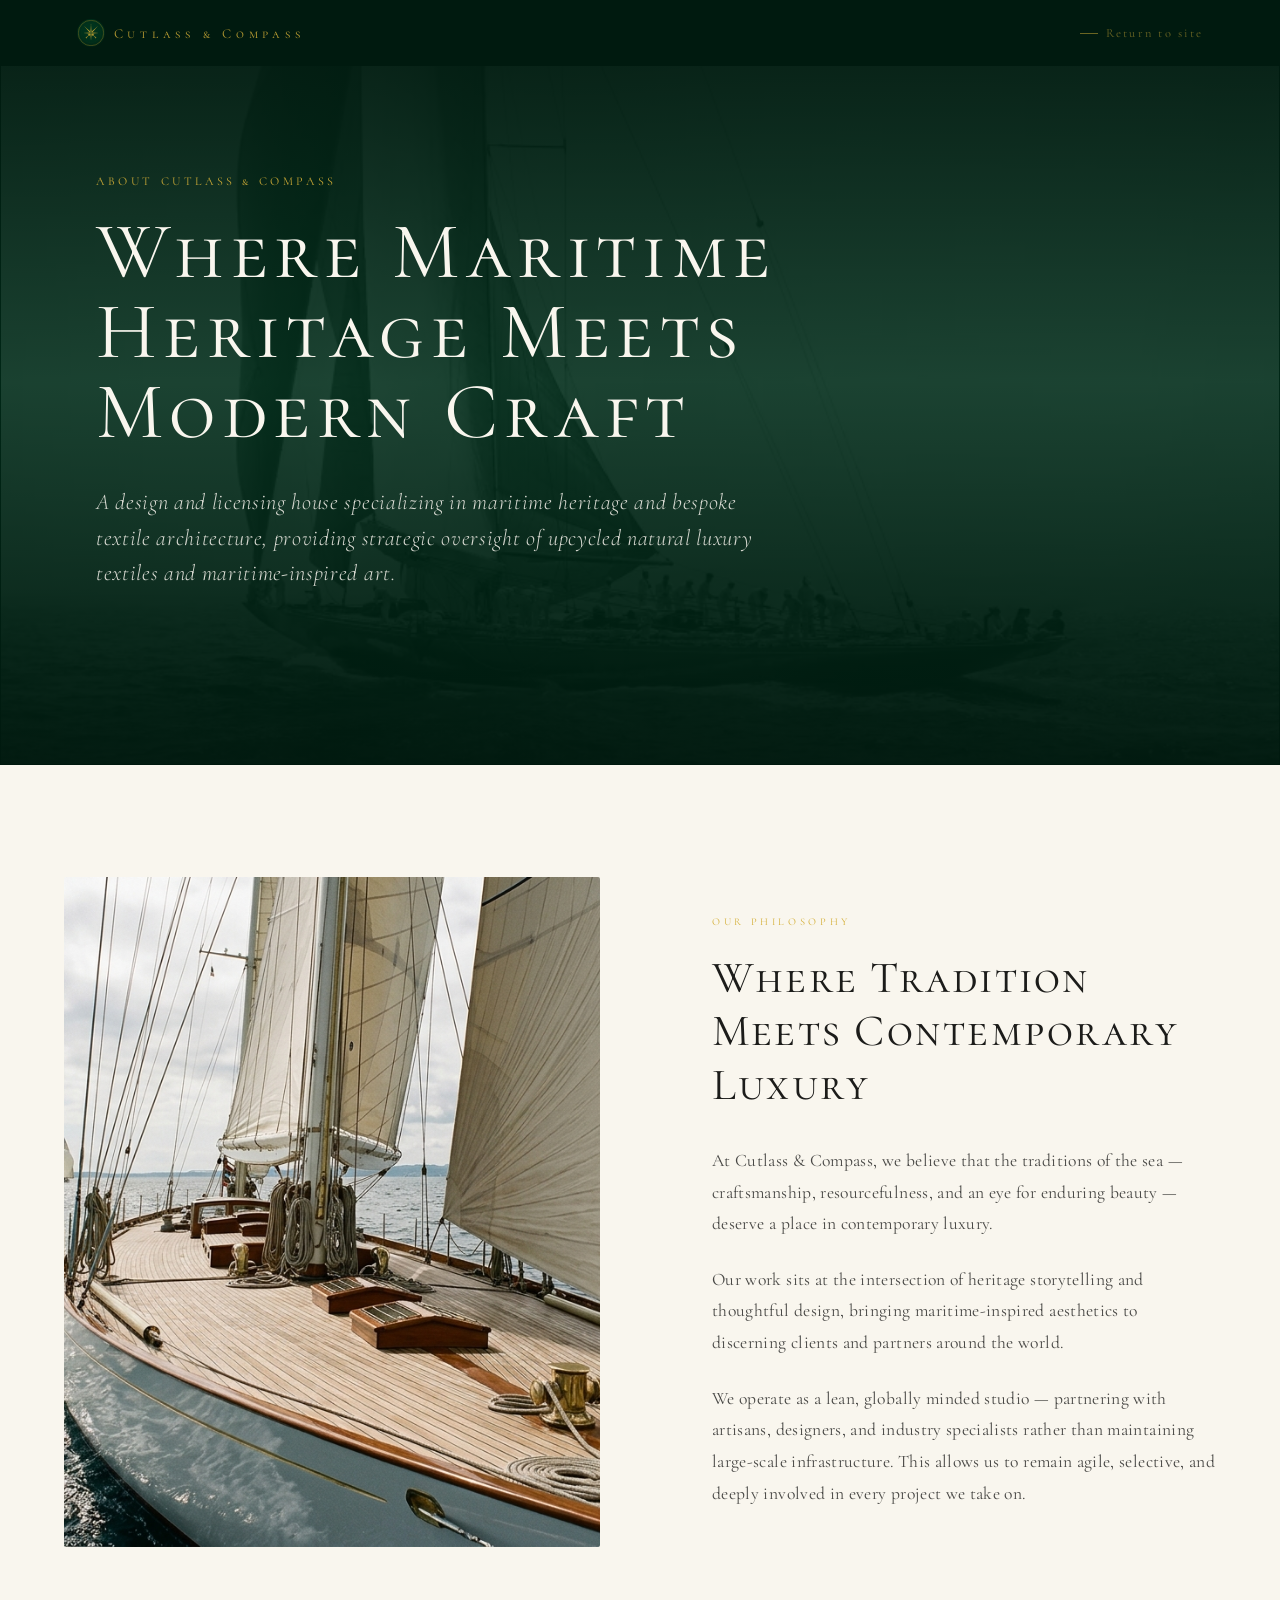
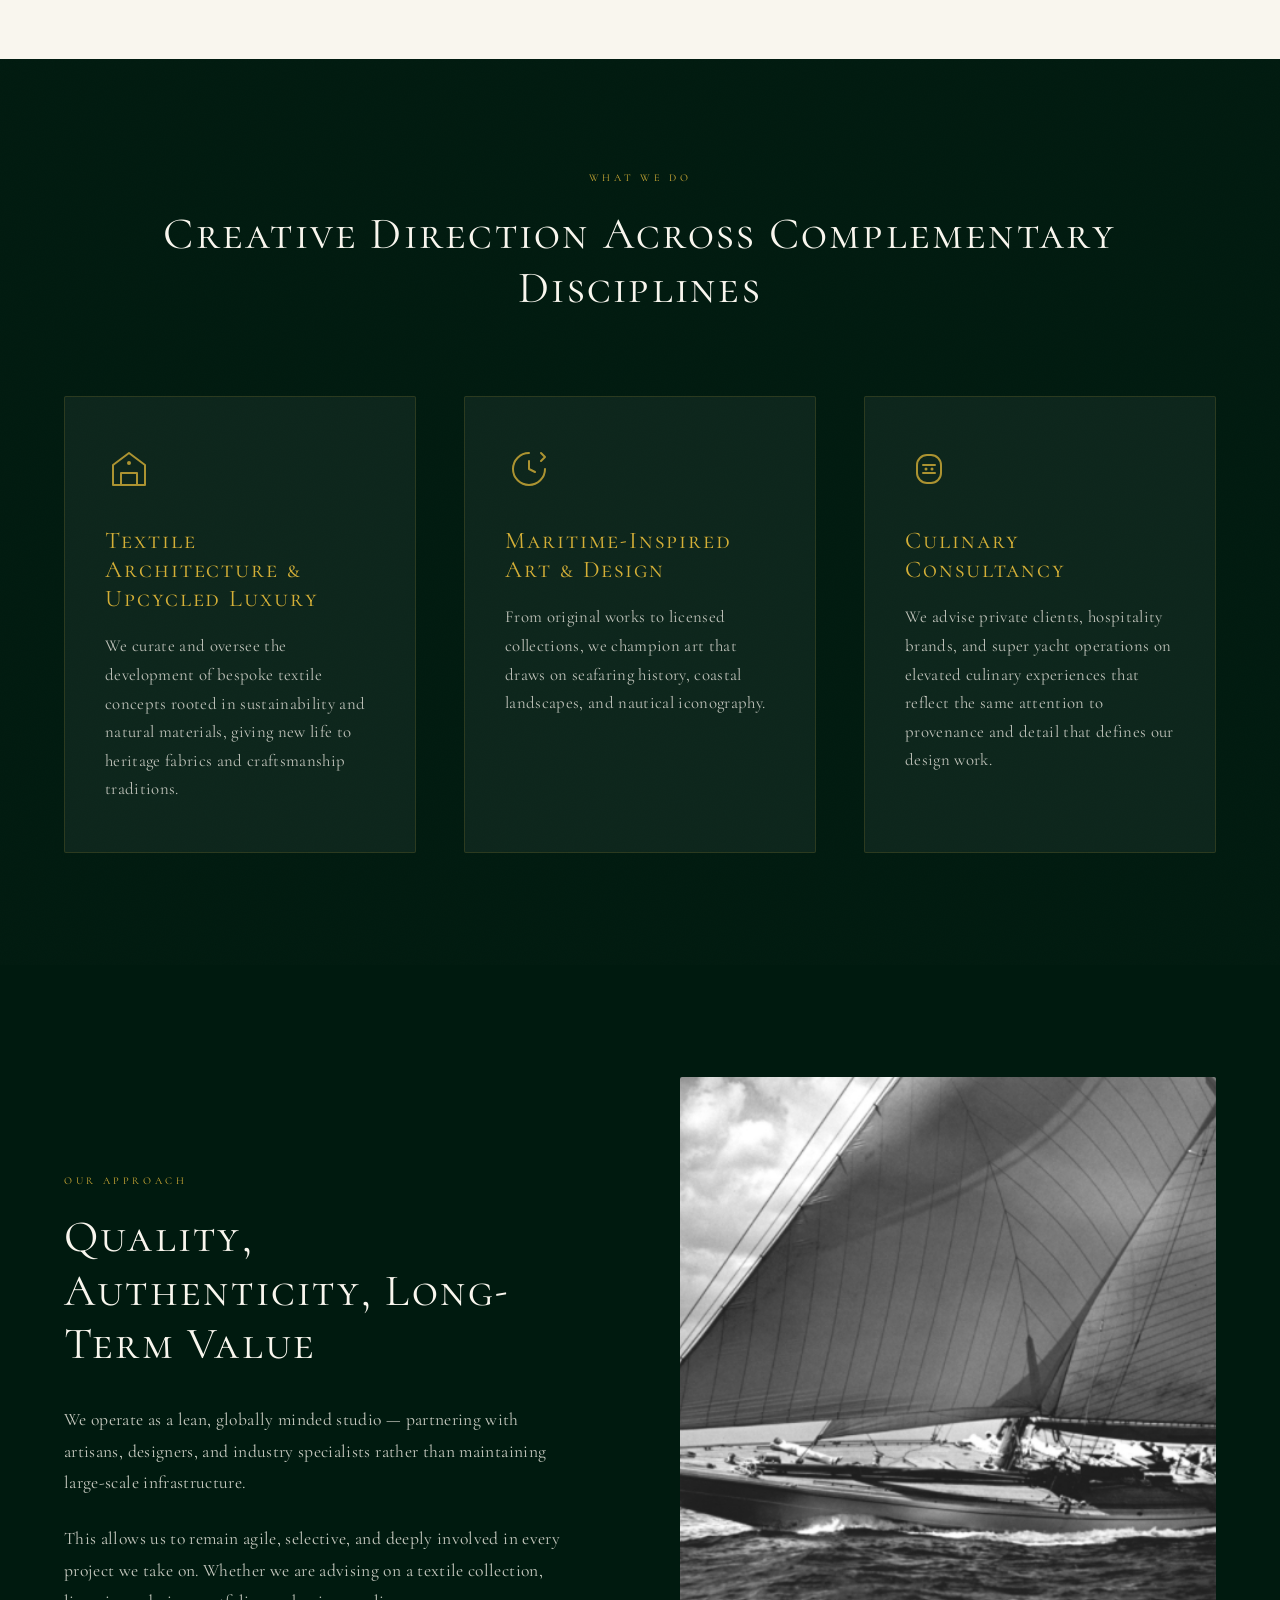
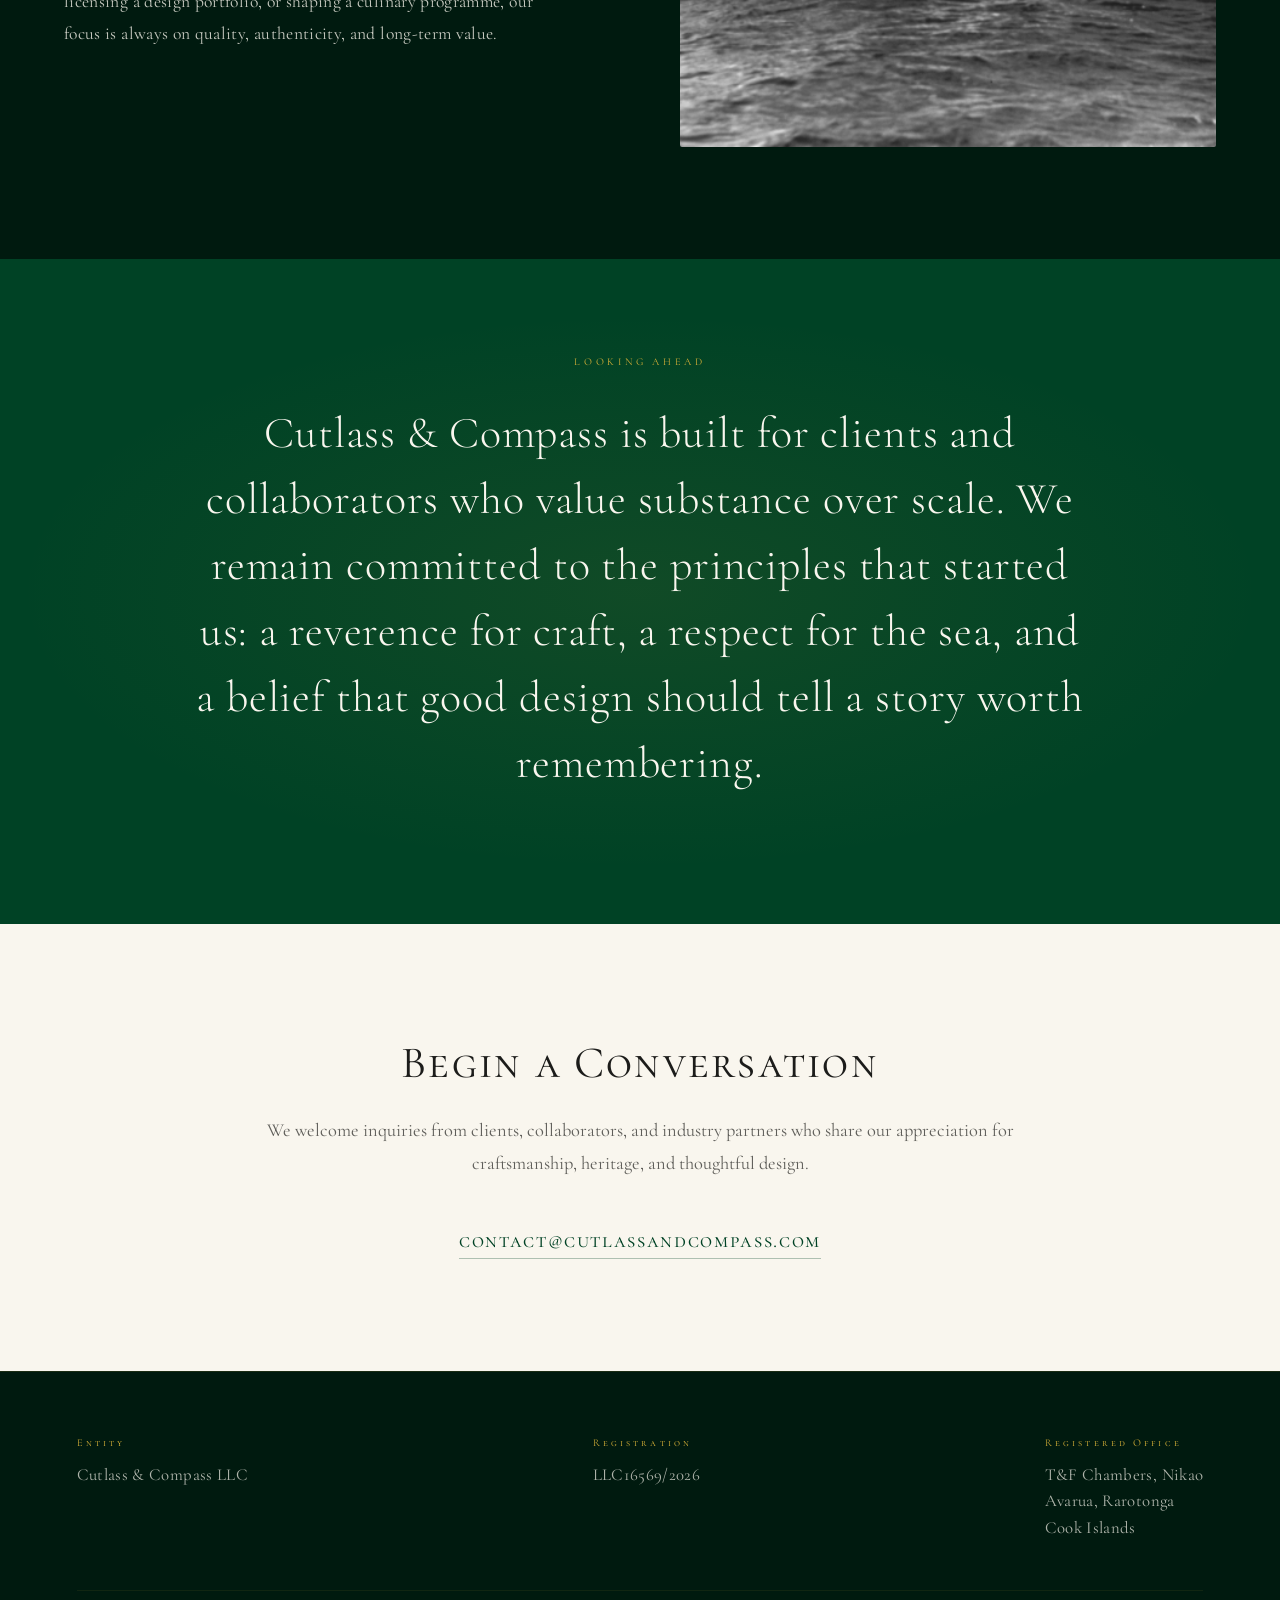
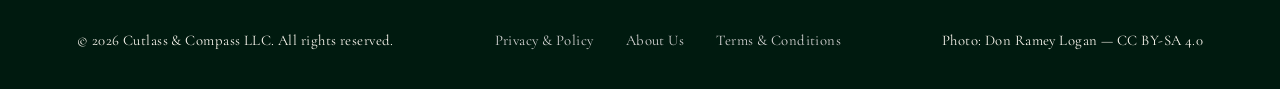
<file: about-us.html>
<!DOCTYPE html>
<html lang="en">
<head>
  <meta charset="UTF-8" />
  <meta name="viewport" content="width=device-width, initial-scale=1.0" />
  <title>About Us — Cutlass &amp; Compass LLC</title>
  <link rel="preconnect" href="https://fonts.googleapis.com" />
  <link rel="preconnect" href="https://fonts.gstatic.com" crossorigin />
  <link href="https://fonts.googleapis.com/css2?family=Cormorant+Garamond:ital,wght@0,300;0,400;0,500;1,300;1,400&family=Cormorant+SC:wght@300;400;500&display=swap" rel="stylesheet" />

  <style>
    *, *::before, *::after { box-sizing: border-box; margin: 0; padding: 0; }
    html { scroll-behavior: smooth; }

    :root {
      --green      : #004225;
      --green-dark : #001a0f;
      --gold       : #D4AF37;
      --gold-dim   : rgba(212,175,55,.45);
      --cream      : #F9F6EE;
      --ink        : #1c1c1a;
    }

    body {
      font-family: 'Cormorant Garamond', Georgia, serif;
      background: var(--cream);
      color: var(--ink);
      overflow-x: hidden;
    }

    /* ── CUSTOM CURSOR ── */
    html.has-custom-cursor,
    html.has-custom-cursor body,
    html.has-custom-cursor a,
    html.has-custom-cursor button,
    html.has-custom-cursor [role="button"] { cursor: none !important; }
    
    .cursor-dot, .cursor-ring {
      position: fixed; top: 0; left: 0;
      pointer-events: none; opacity: 0;
      transform: translate(-50%,-50%);
      transition: opacity .2s ease, transform .2s ease;
      z-index: 10000;
    }
    .cursor-dot {
      width: 8px; height: 8px; border-radius: 50%;
      background: rgba(212,175,55,.95);
    }
    .cursor-ring {
      width: 34px; height: 34px; border-radius: 50%;
      border: 1px solid rgba(212,175,55,.6);
      box-shadow: 0 0 18px rgba(212,175,55,.22);
    }
    .cursor-ring.is-hover {
      transform: translate(-50%,-50%) scale(1.45);
      border-color: rgba(212,175,55,.95);
    }
    @media (hover: none), (pointer: coarse) {
      .cursor-dot, .cursor-ring { display: none; }
    }

    /* ── NAV ── */
    .top-nav {
      position: fixed; top: 0; left: 0; right: 0; z-index: 100;
      background: var(--green-dark);
      border-bottom-width: 0px;
      border-bottom-style: none;
      border-bottom-color: rgba(0, 0, 0, 0);
      border-image: none;
      padding: 1.2rem clamp(2rem,6vw,5rem);
      display: flex; align-items: center; justify-content: space-between;
    }
    .nav-logo {
      font-family: 'Cormorant SC', serif;
      font-size: clamp(.7rem,1.5vw,.85rem);
      letter-spacing: .35em; color: var(--gold);
      text-decoration: none; opacity: .85;
      display: inline-flex; align-items: center; gap: .55rem;
      transition: opacity .3s;
    }
    .nav-logo-mark {
      width: 28px; height: 28px; border-radius: 50%;
      object-fit: cover; flex-shrink: 0;
    }
    .nav-logo:hover { opacity: 1; }
    .nav-back {
      font-family: 'Cormorant Garamond', serif;
      font-size: .78rem; letter-spacing: .18em;
      color: rgba(212,175,55,.5); text-decoration: none;
      display: flex; align-items: center; gap: .5rem;
      transition: color .3s;
    }
    .nav-back:hover { color: var(--gold); }
    .nav-back::before {
      content: ''; display: inline-block;
      width: 18px; height: 1px; background: currentColor;
      transition: width .3s;
    }
    .nav-back:hover::before { width: 26px; }

    /* ── HERO SECTION WITH IMAGE ── */
    .hero-section {
      position: relative;
      height: 85vh;
      min-height: 600px;
      max-height: 900px;
      overflow: hidden;
      margin-top: 0;
    }
    .hero-image {
      position: absolute;
      inset: 0;
      width: 100%;
      height: 100%;
      object-fit: cover;
      filter: brightness(.4) saturate(.8);
      background-color: unset;
      background: unset;
      background-image: none;
      border-style: solid;
      border-width: 1px;
      border-color: rgba(0, 0, 0, 1);
    }
    .hero-overlay {
      position: absolute;
      inset: 0;
      background: linear-gradient(
        180deg,
        rgba(0, 26, 15, 0.95) 0%,
        rgba(0, 56, 32, 0.7) 50%,
        rgba(0, 26, 15, 0.95) 100%
      );
    }
    .hero-content {
      position: relative;
      z-index: 2;
      height: 100%;
      display: flex;
      flex-direction: column;
      justify-content: center;
      padding: 0 clamp(2rem,8vw,6rem);
      max-width: 1400px;
      margin: 0 auto;
    }
    .hero-eyebrow {
      font-family: 'Cormorant SC', serif;
      font-size: clamp(.6rem,1.2vw,.75rem);
      letter-spacing: .3em;
      color: var(--gold);
      opacity: .95;
      margin-bottom: 1.5rem;
    }
    .hero-title {
      font-family: 'Cormorant SC', serif;
      font-weight: 400;
      font-size: clamp(2.5rem,7vw,5rem);
      letter-spacing: .08em;
      color: var(--cream);
      line-height: 100%;
      margin-bottom: 2rem;
      max-width: 900px;
    }
    .hero-subtitle {
      font-size: clamp(1.1rem,2vw,1.4rem);
      letter-spacing: .03em;
      color: rgba(249,246,238,.85);
      line-height: 1.6;
      max-width: 700px;
      font-style: italic;
      font-weight: 300;
    }

    /* ── STORY SECTION ── */
    .story-section {
      padding: 7rem clamp(2rem,6vw,4rem);
      background: var(--cream);
    }
    .story-container {
      max-width: 1200px;
      margin: 0 auto;
      display: grid;
      grid-template-columns: 1fr 1fr;
      gap: 5rem;
      align-items: center;
    }
    .story-image-wrap {
      position: relative;
      aspect-ratio: 4/5;
      overflow: hidden;
      border-radius: 2px;
    }
    .story-image-wrap::before {
      content: '';
      position: absolute;
      inset: -2px;
      border: 1px solid var(--gold);
      opacity: .3;
      z-index: 2;
      pointer-events: none;
    }
    .story-image {
      width: 100%;
      height: 100%;
      object-fit: cover;
      transition: transform .6s ease;
    }
    .story-image-wrap:hover .story-image {
      transform: scale(1.05);
    }
    .story-content {
      padding-left: 2rem;
    }
    .section-label {
      font-family: 'Cormorant SC', serif;
      font-size: .65rem;
      letter-spacing: .35em;
      color: var(--gold);
      margin-bottom: 1.5rem;
      display: block;
    }
    .section-title {
      font-family: 'Cormorant SC', serif;
      font-size: clamp(2rem,4vw,2.8rem);
      font-weight: 400;
      letter-spacing: .05em;
      color: var(--ink);
      margin-bottom: 2rem;
      line-height: 1.2;
    }
    .story-text {
      font-size: 1.1rem;
      line-height: 1.8;
      color: rgba(28,28,26,.8);
      letter-spacing: .02em;
      margin-bottom: 1.5rem;
    }
    .story-text:last-of-type {
      margin-bottom: 0;
    }

    /* ── VALUES SECTION ── */
    .values-section {
      background: var(--green-dark);
      padding: 7rem clamp(2rem,6vw,4rem);
      position: relative;
      overflow: hidden;
    }
    .values-grain {
      position: absolute;
      inset: 0;
      pointer-events: none;
      background-image: url("data:image/svg+xml,%3Csvg xmlns='http://www.w3.org/2000/svg' width='260' height='260'%3E%3Cfilter id='n'%3E%3CfeTurbulence type='fractalNoise' baseFrequency='.88' numOctaves='4' stitchTiles='stitch'/%3E%3C/filter%3E%3Crect width='260' height='260' filter='url(%23n)' opacity='.05'/%3E%3C/svg%3E");
      opacity: .3;
    }
    .values-container {
      max-width: 1200px;
      margin: 0 auto;
      position: relative;
      z-index: 2;
    }
    .values-header {
      text-align: center;
      margin-bottom: 5rem;
    }
    .values-header .section-label {
      color: var(--gold);
    }
    .values-header .section-title {
      color: var(--cream);
    }
    .values-grid {
      display: grid;
      grid-template-columns: repeat(auto-fit, minmax(300px, 1fr));
      gap: 3rem;
    }
    .value-card {
      background: rgba(249,246,238,.05);
      border: 1px solid rgba(212,175,55,.15);
      padding: 3rem 2.5rem;
      border-radius: 2px;
      transition: all .4s ease;
    }
    .value-card:hover {
      background: rgba(249,246,238,.08);
      border-color: rgba(212,175,55,.3);
      transform: translateY(-4px);
    }
    .value-icon {
      width: 48px;
      height: 48px;
      margin-bottom: 1.8rem;
      opacity: .8;
    }
    .value-title {
      font-family: 'Cormorant SC', serif;
      font-size: 1.5rem;
      letter-spacing: .08em;
      color: var(--gold);
      margin-bottom: 1.2rem;
      font-weight: 400;
    }
    .value-description {
      font-size: 1.05rem;
      line-height: 1.7;
      color: rgba(249,246,238,.75);
      letter-spacing: .02em;
    }

    /* ── TEAM SECTION ── */
    .team-section {
      padding: 7rem clamp(2rem,6vw,4rem);
      background: var(--cream);
    }
    .team-container {
      max-width: 1200px;
      margin: 0 auto;
    }
    .team-header {
      margin-bottom: 5rem;
    }
    .team-grid {
      display: grid;
      grid-template-columns: repeat(auto-fit, minmax(280px, 1fr));
      gap: 4rem 3rem;
    }
    .team-member {
      text-align: center;
    }
    .member-photo-wrap {
      position: relative;
      width: 220px;
      height: 220px;
      margin: 0 auto 2rem;
      border-radius: 50%;
      overflow: hidden;
      border: 2px solid rgba(212,175,55,.2);
      transition: border-color .3s;
    }
    .member-photo-wrap:hover {
      border-color: var(--gold);
    }
    .member-photo {
      width: 100%;
      height: 100%;
      object-fit: cover;
      filter: grayscale(.3);
      transition: filter .3s;
    }
    .member-photo-wrap:hover .member-photo {
      filter: grayscale(0);
    }
    .member-name {
      font-family: 'Cormorant SC', serif;
      font-size: 1.6rem;
      letter-spacing: .06em;
      color: var(--ink);
      margin-bottom: .5rem;
      font-weight: 400;
    }
    .member-title {
      font-size: 1rem;
      letter-spacing: .15em;
      color: var(--gold);
      margin-bottom: 1.2rem;
      text-transform: uppercase;
      font-size: .85rem;
    }
    .member-bio {
      font-size: 1.05rem;
      line-height: 1.7;
      color: rgba(28,28,26,.7);
      letter-spacing: .02em;
      max-width: 320px;
      margin: 0 auto;
    }

    /* ── MISSION BANNER ── */
    .mission-banner {
      position: relative;
      padding: 6rem clamp(2rem,6vw,4rem);
      background: var(--green);
      overflow: hidden;
    }
    .mission-radial {
      position: absolute;
      inset: 0;
      background: radial-gradient(ellipse 70% 60% at 50% 50%, rgba(212,175,55,.08) 0%, transparent 70%);
    }
    .mission-content {
      max-width: 900px;
      margin: 0 auto;
      text-align: center;
      position: relative;
      z-index: 2;
    }
    .mission-quote {
      font-family: 'Cormorant Garamond', serif;
      font-size: 44px;
      font-style: normal;
      font-weight: 300;
      line-height: 1.5;
      color: var(--cream);
      letter-spacing: .02em;
      margin-bottom: 2rem;
    }
    .mission-author {
      font-family: 'Cormorant SC', serif;
      font-size: 1rem;
      letter-spacing: .2em;
      color: var(--gold);
      opacity: .85;
    }

    /* ── CONTACT CTA ── */
    .contact-section {
      padding: 7rem clamp(2rem,6vw,4rem);
      background: var(--cream);
      text-align: center;
    }
    .contact-container {
      max-width: 800px;
      margin: 0 auto;
    }
    .contact-title {
      font-family: 'Cormorant SC', serif;
      font-size: clamp(2rem,4vw,2.8rem);
      font-weight: 400;
      letter-spacing: .05em;
      color: var(--ink);
      margin-bottom: 1.5rem;
    }
    .contact-text {
      font-size: 1.15rem;
      line-height: 1.8;
      color: rgba(28,28,26,.7);
      margin-bottom: 3rem;
    }
    .contact-email {
      display: inline-block;
      font-family: 'Cormorant SC', serif;
      font-size: 1.3rem;
      letter-spacing: .08em;
      color: var(--green);
      text-decoration: none;
      border-bottom: 1px solid rgba(0,66,37,.3);
      padding-bottom: .3rem;
      transition: all .3s;
    }
    .contact-email:hover {
      color: var(--gold);
      border-bottom-color: var(--gold);
    }

    /* ── FOOTER ── */
    footer {
      background: var(--green-dark);
      padding: 4rem clamp(2rem,6vw,5rem) 2.5rem;
      border-top: 1px solid rgba(212,175,55,.12);
    }
    .footer-grid {
      display: flex;
      justify-content: space-between;
      align-items: flex-start;
      gap: 3rem;
      max-width: 1200px;
      margin: 0 auto 3rem;
    }
    .f-label {
      font-family: 'Cormorant SC', serif;
      font-size: .65rem;
      letter-spacing: .3em;
      color: var(--gold);
      display: block;
      margin-bottom: .8rem;
      opacity: 1;
    }
    .f-value {
      font-size: 1.05rem;
      line-height: 1.6;
      color: rgba(249,246,238,.7);
      letter-spacing: .02em;
    }
    .footer-bottom {
      max-width: 1200px;
      margin: 0 auto;
      padding-top: 2.5rem;
      border-top: 1px solid rgba(212,175,55,.08);
      display: flex;
      justify-content: space-between;
      align-items: center;
      flex-wrap: wrap;
      gap: 1.5rem;
      font-size: .92rem;
      color: rgba(249,246,238,1);
      letter-spacing: .03em;
    }
    .footer-links {
      display: flex;
      gap: 2rem;
      color: rgba(211,211,211,1);
    }
    .footer-links a {
      color: rgba(211,211,211,1);
      text-decoration: none;
      transition: color .3s;
    }
    .footer-links a:hover {
      color: var(--gold);
    }

    .approach-inline-image { display: none; }

    /* ── RESPONSIVE ── */
    @media (min-width: 1600px) {
      .hero-content,
      .story-container,
      .values-container,
      .team-container,
      .contact-container {
        max-width: 1320px;
      }
      .mission-content { max-width: 980px; }
      .story-container { gap: 6rem; }
    }

    @media (max-width: 1200px) {
      .top-nav { padding: 1rem clamp(1.25rem, 4vw, 2.5rem); }
      .hero-section { height: 75vh; min-height: 520px; }
      .story-section,
      .values-section,
      .team-section,
      .contact-section,
      .mission-banner { padding-left: clamp(1.25rem, 4vw, 2.5rem); padding-right: clamp(1.25rem, 4vw, 2.5rem); }
      .story-container { gap: 3.5rem; }
      .story-content { padding-left: 0; }
      .values-grid { grid-template-columns: repeat(auto-fit, minmax(260px, 1fr)); gap: 2.2rem; }
      .team-grid { grid-template-columns: repeat(auto-fit, minmax(230px, 1fr)); gap: 2.8rem 2rem; }
    }

    @media (max-width: 992px) {
      .hero-section { margin-top: 0; height: 68vh; min-height: 460px; }
      .hero-content { padding: 0 1.5rem; }
      .story-container { grid-template-columns: 1fr; gap: 2.75rem; }
      .story-image-wrap { max-width: 540px; width: 100%; margin: 0 auto; }
      .story-content,
      .story-content.reveal { padding-left: 0 !important; padding-right: 0 !important; }
      .values-header,
      .team-header { margin-bottom: 3.2rem; }
      .value-card { padding: 2.3rem 1.8rem; }
      .mission-banner { padding-top: 4.5rem; padding-bottom: 4.5rem; }
      .mission-quote { font-size: clamp(1.8rem, 6vw, 2.4rem); }
      .footer-grid { gap: 2rem; }
      .footer-bottom { gap: 1rem; }
    }

    @media (max-width: 768px) {
      .top-nav {
        padding: .85rem 1rem;
        gap: .75rem;
      }
      .nav-logo { letter-spacing: .18em; gap: .35rem; font-size: .63rem; }
      .nav-logo-mark { width: 24px; height: 24px; }
      .nav-back { font-size: .67rem; letter-spacing: .11em; }
      .nav-back::before { width: 12px; }

      .hero-section { margin-top: 0; height: 62vh; min-height: 420px; }
      .hero-content { padding: 2.2rem 1rem 0; }
      .hero-subtitle { max-width: 95%; }

      .story-section,
      .values-section,
      .team-section,
      .contact-section { padding-top: 4.5rem; padding-bottom: 4.5rem; }
      .mission-banner { padding: 4rem 1rem; }

      .values-grid { grid-template-columns: 1fr; }
      .team-grid { grid-template-columns: 1fr; gap: 2.2rem; }
      .member-photo-wrap { width: 180px; height: 180px; margin-bottom: 1.2rem; }
      .member-bio { max-width: 100%; }
      .contact-text { margin-bottom: 2rem; }

      .footer-grid { flex-direction: column; gap: 1.5rem; margin-bottom: 2rem; }
      .footer-bottom {
        flex-direction: column;
        align-items: flex-start;
        text-align: left;
        gap: .7rem;
      }
      .footer-links { flex-wrap: wrap; gap: .5rem .9rem; }

      .approach-container {
        display: flex;
        flex-direction: column;
        gap: 1.25rem;
      }
      .approach-image-wrap {
        display: block;
        width: 100%;
        max-width: 420px;
        margin: 0 auto;
        order: 1;
      }
      .approach-content {
        order: 2;
        padding-right: 0 !important;
      }
      .approach-inline-image { display: none; }
    }

    @media (max-width: 480px) {
      .top-nav { padding: .75rem .85rem; }
      .nav-logo span { display: none; }
      .nav-back { font-size: .62rem; letter-spacing: .09em; }

      .hero-section { min-height: 360px; }
      .hero-content { padding: 2.8rem .95rem 0; }
      .hero-eyebrow { margin-bottom: .8rem; }
      .hero-title { margin-bottom: 1rem; line-height: 1.1; }
      .hero-subtitle { font-size: 1rem; line-height: 1.5; }

      .story-section,
      .values-section,
      .team-section,
      .contact-section { padding: 3.4rem .95rem; }
      .mission-banner { padding: 3.2rem .95rem; }
      .value-card { padding: 1.7rem 1.25rem; }
      .mission-quote { font-size: clamp(1.45rem, 8vw, 1.9rem); line-height: 1.4; }
      .contact-email { font-size: 1.08rem; letter-spacing: .05em; }
      footer { padding: 3rem .95rem 2rem; }
      .approach-container { gap: 1rem; }
      .approach-image-wrap {
        max-width: 320px;
      }
      .approach-content .section-title {
        margin-bottom: 1rem;
      }
    }

    /* ── SCROLL REVEAL ── */
    .reveal {
      opacity: 0;
      transform: translateY(30px);
      transition: opacity .8s ease, transform .8s ease;
    }
    .reveal.active {
      opacity: 1;
      transform: translateY(0);
    }
  </style>
</head>
<body>

  <!-- Custom Cursor -->
  <div class="cursor-dot" id="js-cursor-dot" aria-hidden="true"></div>
  <div class="cursor-ring" id="js-cursor-ring" aria-hidden="true"></div>

  <!-- Navigation -->
  <nav class="top-nav">
    <a class="nav-logo" href="index.html">
      <img class="nav-logo-mark" src="logo.svg" alt="" aria-hidden="true">
      <span>Cutlass &amp; Compass</span>
    </a>
    <a class="nav-back" href="index.html">Return to site</a>
  </nav>

  <!-- Hero Section -->
  <section class="hero-section">
    <img 
      src="yatch.webp" 
      alt="Maritime heritage and craftsmanship" 
      class="hero-image"
    />
    <div class="hero-overlay"></div>
    <div class="hero-content">
      <span class="hero-eyebrow">ABOUT CUTLASS &amp; COMPASS</span>
      <h1 class="hero-title">Where Maritime Heritage Meets Modern Craft</h1>
      <p class="hero-subtitle">A design and licensing house specializing in maritime heritage and bespoke textile architecture, providing strategic oversight of upcycled natural luxury textiles and maritime-inspired art.</p>
    </div>
  </section>

  <!-- Story Section -->
  <section class="story-section">
    <div class="story-container">
      <div class="story-image-wrap reveal active">
        <img 
          src="3rd.png" 
          alt="Historic J-Class sailing yacht" 
          class="story-image"
        />
      </div>
      <div class="story-content reveal">
        <span class="section-label">OUR PHILOSOPHY</span>
        <h2 class="section-title">Where Tradition Meets Contemporary Luxury</h2>
        <p class="story-text">
          At Cutlass &amp; Compass, we believe that the traditions of the sea — craftsmanship, resourcefulness, and an eye for enduring beauty — deserve a place in contemporary luxury.
        </p>
        <p class="story-text">
          Our work sits at the intersection of heritage storytelling and thoughtful design, bringing maritime-inspired aesthetics to discerning clients and partners around the world.
        </p>
        <p class="story-text">
          We operate as a lean, globally minded studio — partnering with artisans, designers, and industry specialists rather than maintaining large-scale infrastructure. This allows us to remain agile, selective, and deeply involved in every project we take on.
        </p>
      </div>
    </div>
  </section>

  <!-- Values Section -->
  <section class="values-section">
    <div class="values-grain"></div>
    <div class="values-container">
      <div class="values-header reveal">
        <span class="section-label">WHAT WE DO</span>
        <h2 class="section-title">Creative Direction Across Complementary Disciplines</h2>
      </div>
      <div class="values-grid">
        <div class="value-card reveal">
          <svg class="value-icon" viewBox="0 0 48 48" fill="none" xmlns="http://www.w3.org/2000/svg">
            <path d="M8 40L40 40L40 20L24 8L8 20L8 40Z" stroke="#D4AF37" stroke-width="2" stroke-linecap="round" stroke-linejoin="round"/>
            <path d="M16 40V28H32V40" stroke="#D4AF37" stroke-width="2" stroke-linecap="round" stroke-linejoin="round"/>
            <circle cx="24" cy="18" r="2" fill="#D4AF37"/>
          </svg>
          <h3 class="value-title">Textile Architecture &amp; Upcycled Luxury</h3>
          <p class="value-description">We curate and oversee the development of bespoke textile concepts rooted in sustainability and natural materials, giving new life to heritage fabrics and craftsmanship traditions.</p>
        </div>
        
        <div class="value-card reveal">
          <svg class="value-icon" viewBox="0 0 48 48" fill="none" xmlns="http://www.w3.org/2000/svg">
            <path d="M24 8C15.163 8 8 15.163 8 24C8 32.837 15.163 40 24 40C32.837 40 40 32.837 40 24" stroke="#D4AF37" stroke-width="2" stroke-linecap="round"/>
            <path d="M24 16V24L30 27" stroke="#D4AF37" stroke-width="2" stroke-linecap="round" stroke-linejoin="round"/>
            <path d="M36 8L40 12L36 16" stroke="#D4AF37" stroke-width="2" stroke-linecap="round" stroke-linejoin="round"/>
          </svg>
          <h3 class="value-title">Maritime-Inspired Art &amp; Design</h3>
          <p class="value-description">From original works to licensed collections, we champion art that draws on seafaring history, coastal landscapes, and nautical iconography.</p>
        </div>
        
        <div class="value-card reveal">
          <svg class="value-icon" viewBox="0 0 48 48" fill="none" xmlns="http://www.w3.org/2000/svg">
            <path d="M12 20C12 14.477 16.477 10 22 10H26C31.523 10 36 14.477 36 20V28C36 33.523 31.523 38 26 38H22C16.477 38 12 33.523 12 28V20Z" stroke="#D4AF37" stroke-width="2"/>
            <path d="M18 20H30" stroke="#D4AF37" stroke-width="2" stroke-linecap="round"/>
            <path d="M18 28H30" stroke="#D4AF37" stroke-width="2" stroke-linecap="round"/>
            <circle cx="21" cy="24" r="1.5" fill="#D4AF37"/>
            <circle cx="27" cy="24" r="1.5" fill="#D4AF37"/>
          </svg>
          <h3 class="value-title">Culinary Consultancy</h3>
          <p class="value-description">We advise private clients, hospitality brands, and super yacht operations on elevated culinary experiences that reflect the same attention to provenance and detail that defines our design work.</p>
        </div>
      </div>
    </div>
  </section>

  <!-- Our Approach Section -->
  <section class="story-section approach-section" style="background: var(--green-dark);">
    <div class="story-container approach-container" style="grid-template-columns: 1fr 1fr;">
      <div class="story-content reveal approach-content" style="padding-left: 0; padding-right: 2rem;">
        <span class="section-label" style="color: var(--gold);">OUR APPROACH</span>
        <h2 class="section-title" style="color: var(--cream);">Quality, Authenticity, Long-Term Value</h2>
        <img
          src="j-class-old.jpg"
          alt="Historic J-Class sailing yacht"
          class="story-image approach-inline-image"
        />
        <p class="story-text" style="color: rgba(249,246,238,.8);">
          We operate as a lean, globally minded studio — partnering with artisans, designers, and industry specialists rather than maintaining large-scale infrastructure.
        </p>
        <p class="story-text" style="color: rgba(249,246,238,.8);">
          This allows us to remain agile, selective, and deeply involved in every project we take on. Whether we are advising on a textile collection, licensing a design portfolio, or shaping a culinary programme, our focus is always on quality, authenticity, and long-term value.
        </p>
      </div>
      <div class="story-image-wrap reveal approach-image-wrap">
        <img 
          src="j-class-old.jpg" 
          alt="Historic J-Class sailing yacht" 
          class="story-image"
        />
      </div>
    </div>
  </section>

  <!-- Mission Banner -->
  <section class="mission-banner">
    <div class="mission-radial"></div>
    <div class="mission-content reveal">
      <span class="section-label" style="color: var(--gold); margin-bottom: 2rem;">LOOKING AHEAD</span>
      <blockquote class="mission-quote">
        Cutlass &amp; Compass is built for clients and collaborators who value substance over scale. We remain committed to the principles that started us: a reverence for craft, a respect for the sea, and a belief that good design should tell a story worth remembering.
      </blockquote>
    </div>
  </section>

  <!-- Contact CTA -->
  <section class="contact-section">
    <div class="contact-container reveal">
      <h2 class="contact-title">Begin a Conversation</h2>
      <p class="contact-text">
        We welcome inquiries from clients, collaborators, and industry partners who share our appreciation for craftsmanship, heritage, and thoughtful design.
      </p>
      <a href="mailto:contact@cutlassandcompass.com" class="contact-email">contact@cutlassandcompass.com</a>
    </div>
  </section>

  <!-- ══════════════ FOOTER ════════════════════════════════ -->
  <footer>
    <div class="footer-grid">
      <div>
        <span class="f-label">Entity</span>
        <p class="f-value">Cutlass &amp; Compass LLC</p>
      </div>
      <div>
        <span class="f-label">Registration</span>
        <p class="f-value">LLC16569/2026</p>
      </div>
      <div>
        <span class="f-label">Registered Office</span>
        <p class="f-value">T&amp;F Chambers, Nikao<br>Avarua, Rarotonga<br>Cook Islands</p>
      </div>
    </div>
    <div class="footer-bottom">
      <span>&copy; 2026 Cutlass &amp; Compass LLC. All rights reserved.</span>
      <nav class="footer-links" aria-label="Footer links">
        <a href="privacy-policy.html">Privacy &amp; Policy</a>
        <a href="about-us.html">About Us</a>
        <a href="terms-and-conditions.html">Terms &amp; Conditions</a>
      </nav>
      <span>Photo: Don Ramey Logan &mdash; CC BY-SA 4.0</span>
    </div>
  </footer>

  <script src="cursor.js"></script>
  <script>
    // Scroll Reveal
    const reveals = document.querySelectorAll('.reveal');
    const revealObserver = new IntersectionObserver(entries => {
      entries.forEach(entry => {
        if (entry.isIntersecting) {
          entry.target.classList.add('active');
          revealObserver.unobserve(entry.target);
        }
      });
    }, { threshold: 0.1, rootMargin: '0px 0px -50px 0px' });

    reveals.forEach(el => revealObserver.observe(el));
  </script>

</body>
</html>
</file>
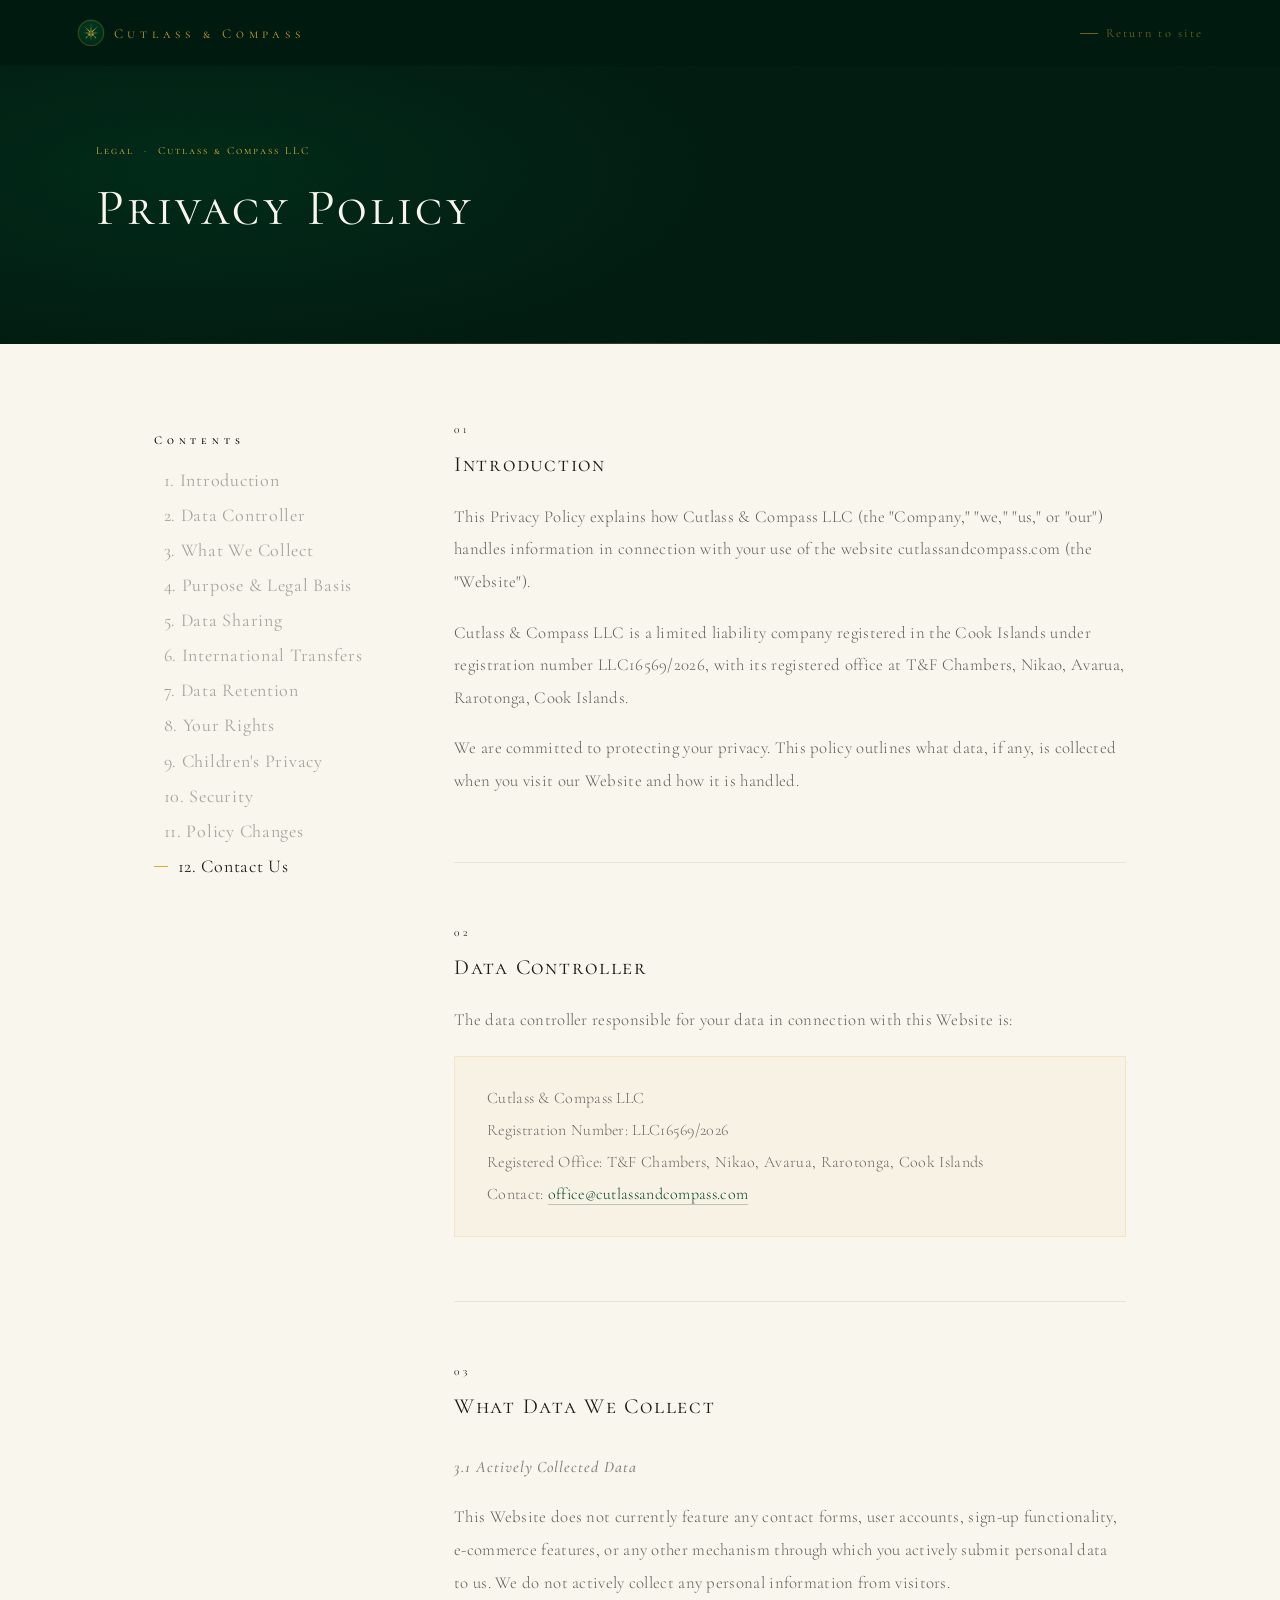
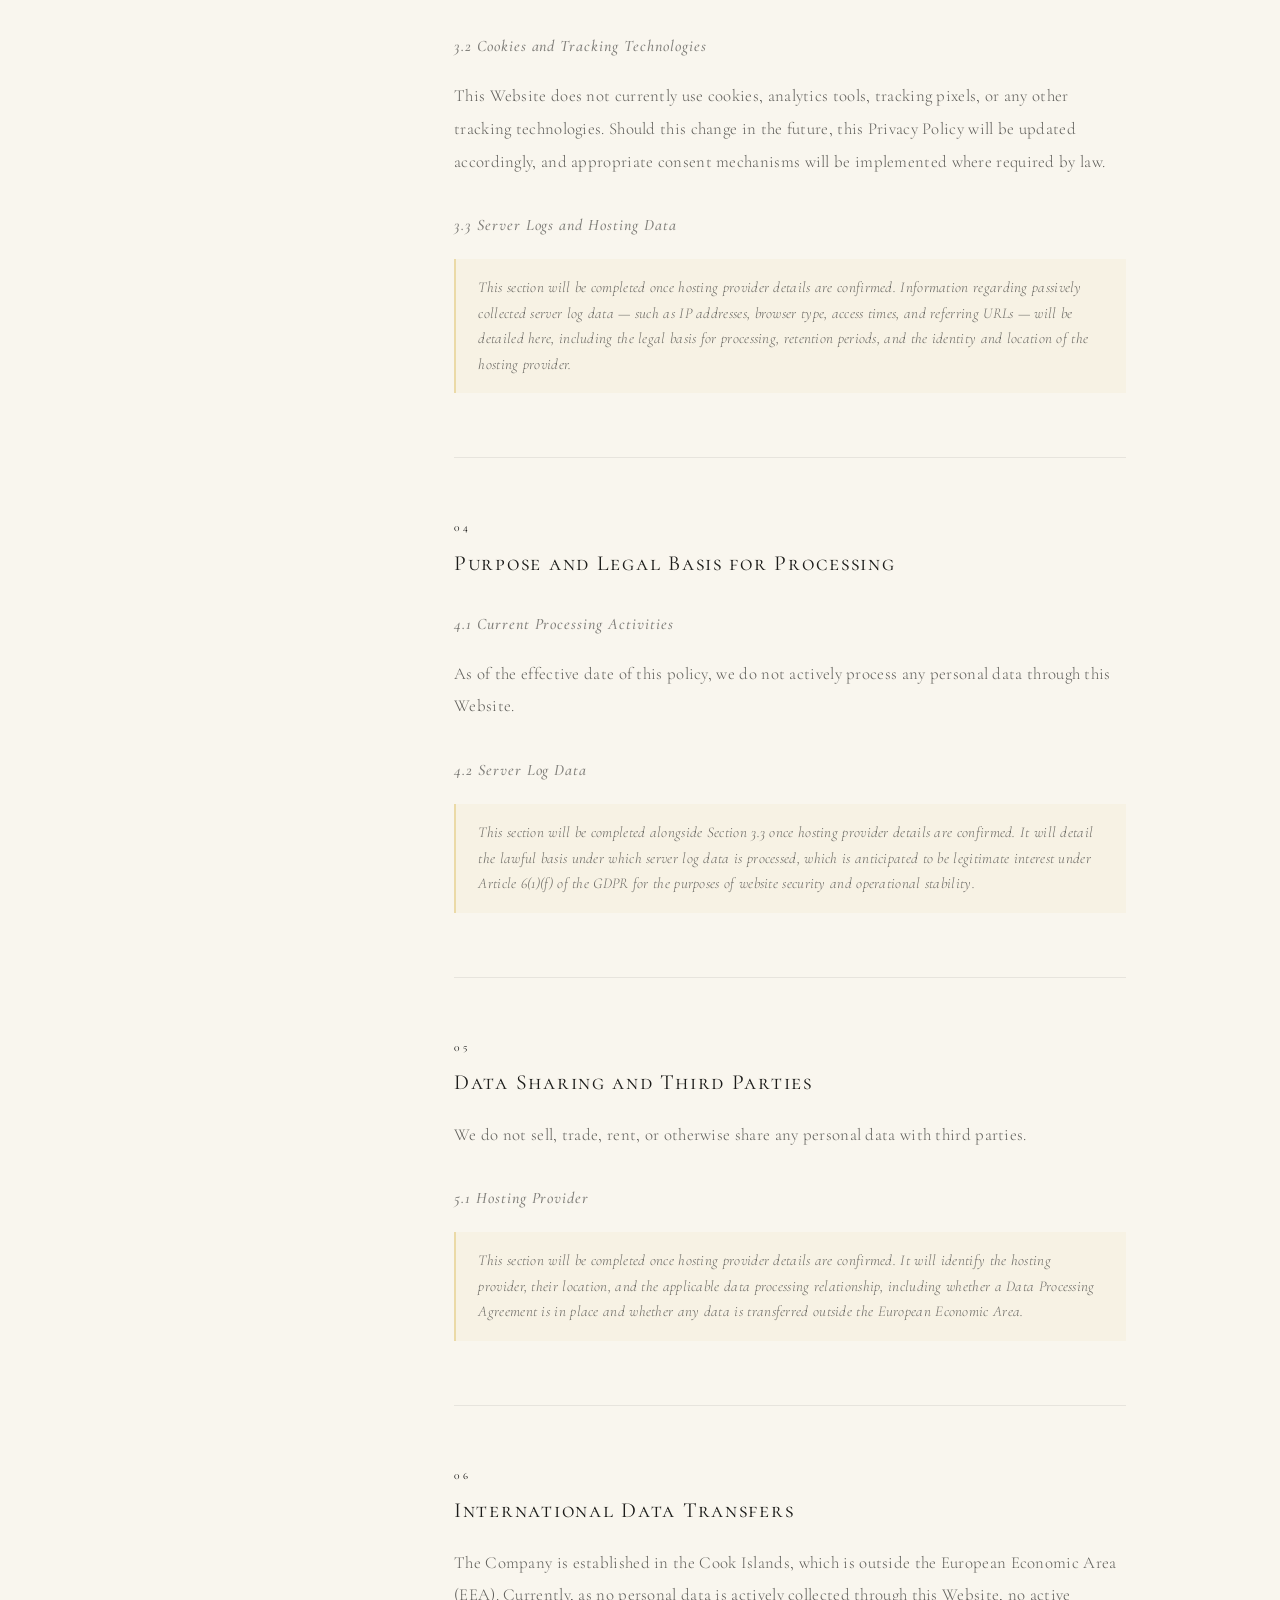
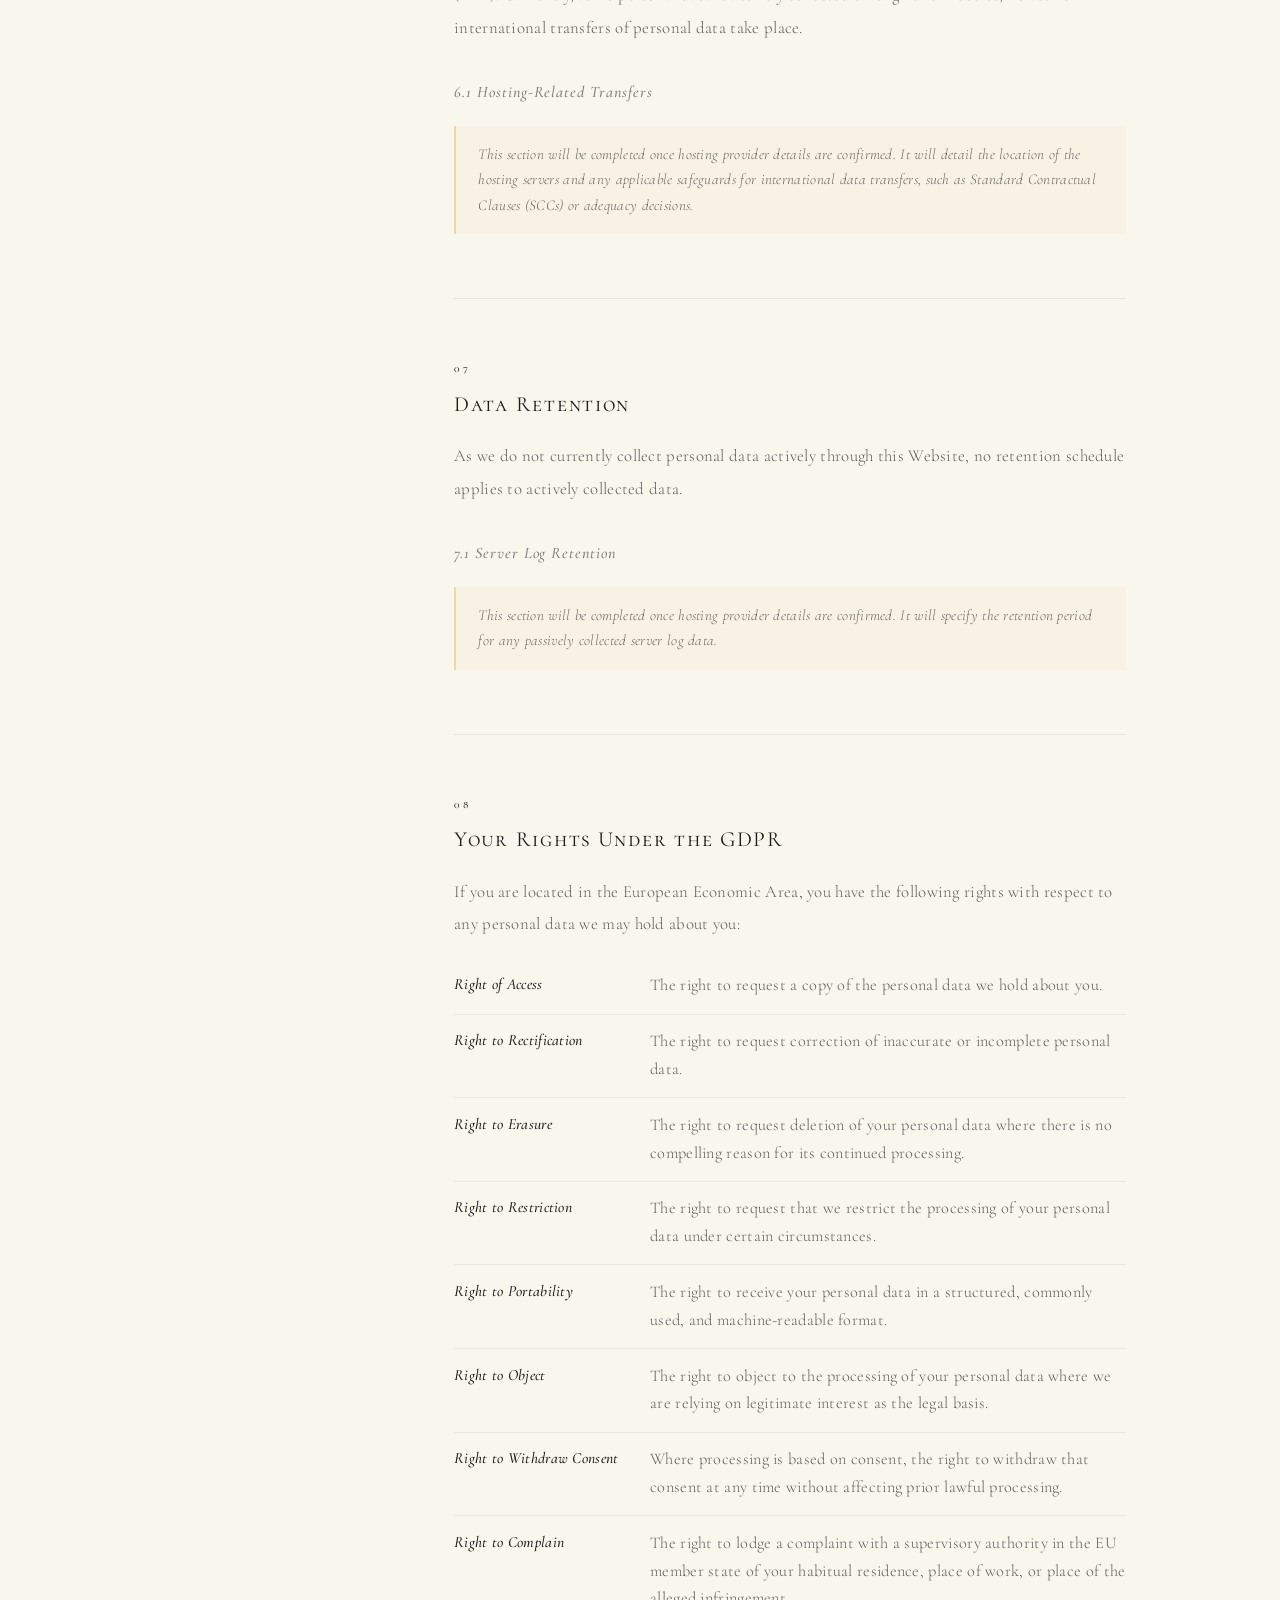
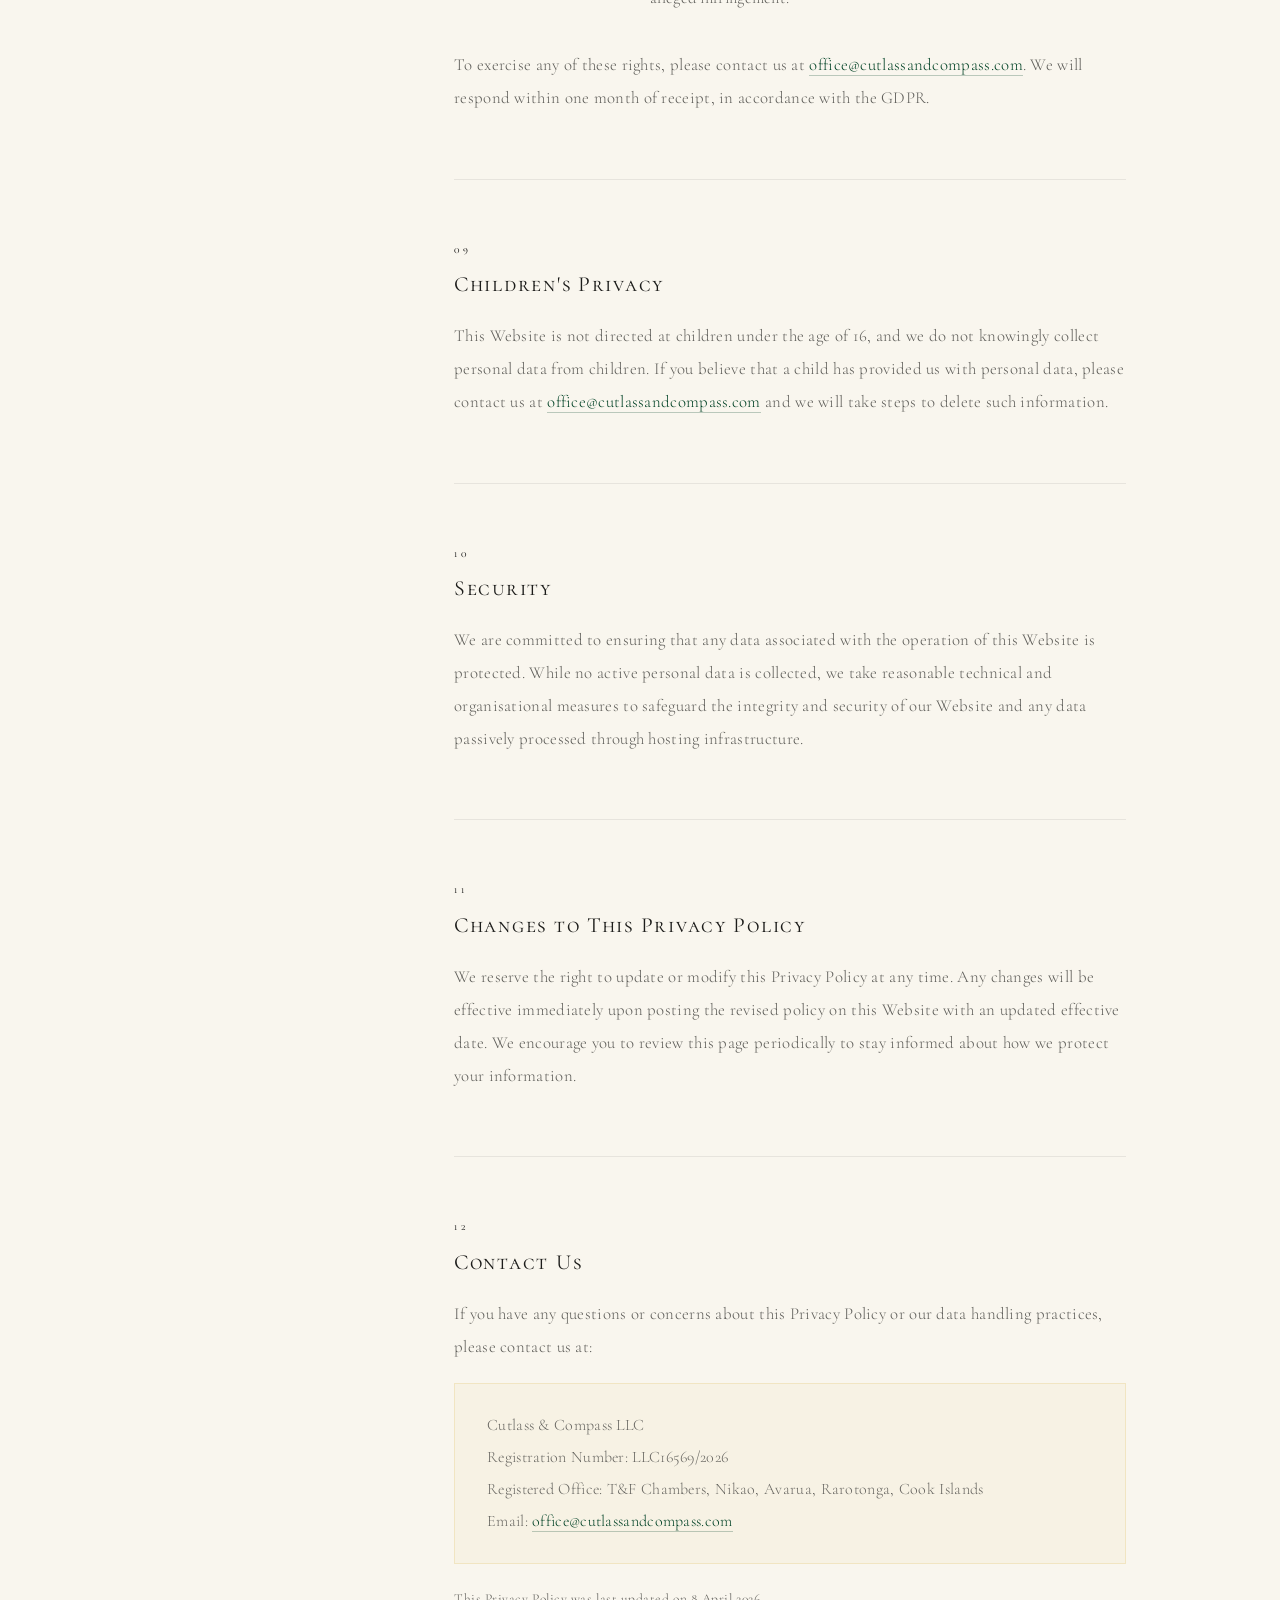
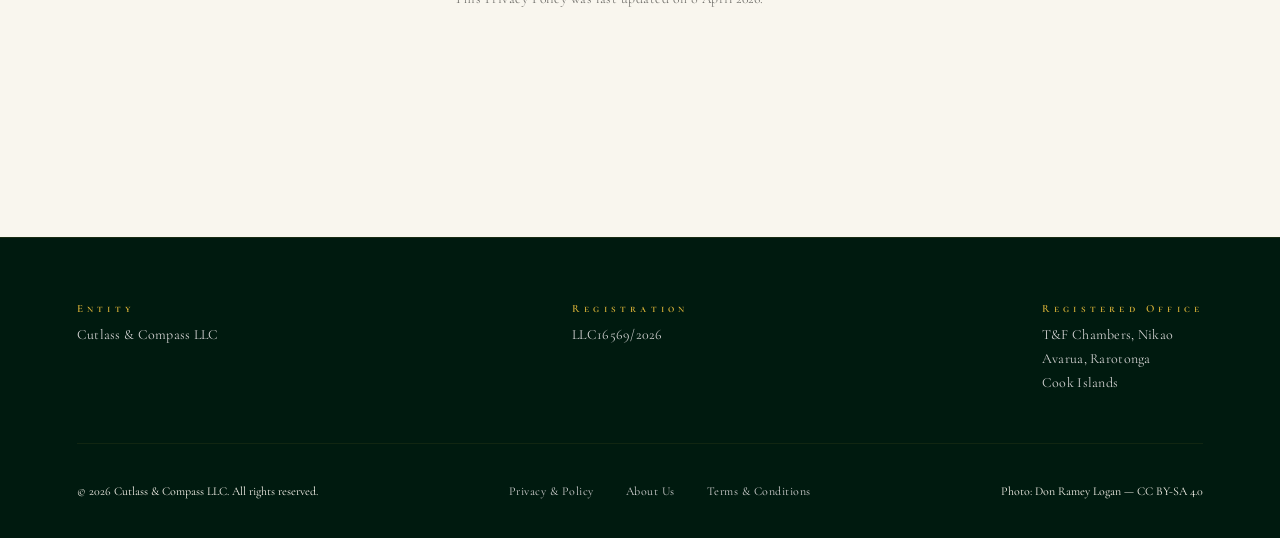
<file: privacy-policy.html>
<!DOCTYPE html>
<html lang="en">
<head>
  <meta charset="UTF-8" />
  <meta name="viewport" content="width=device-width, initial-scale=1.0" />
  <title>Privacy Policy — Cutlass &amp; Compass LLC</title>
  <link rel="preconnect" href="https://fonts.googleapis.com" />
  <link rel="preconnect" href="https://fonts.gstatic.com" crossorigin />
  <link href="https://fonts.googleapis.com/css2?family=Cormorant+Garamond:ital,wght@0,300;0,400;0,500;1,300;1,400&family=Cormorant+SC:wght@300;400;500&display=swap" rel="stylesheet" />

  <style>
    *, *::before, *::after { box-sizing: border-box; margin: 0; padding: 0; }
    html { scroll-behavior: smooth; }

    :root {
      --green      : #004225;
      --green-dark : #001a0f;
      --gold       : #D4AF37;
      --gold-dim   : rgba(212,175,55,.45);
      --cream      : #F9F6EE;
      --ink        : #1c1c1a;
    }

    body {
      font-family: 'Cormorant Garamond', Georgia, serif;
      background: var(--cream);
      color: var(--ink);
      overflow-x: hidden;
    }

    /* Custom cursor (desktop only) */
    html.has-custom-cursor,
    html.has-custom-cursor body,
    html.has-custom-cursor a,
    html.has-custom-cursor button,
    html.has-custom-cursor [role="button"],
    html.has-custom-cursor input,
    html.has-custom-cursor textarea,
    html.has-custom-cursor select {
      cursor: none !important;
    }

    .cursor-dot,
    .cursor-ring {
      position: fixed;
      top: 0;
      left: 0;
      pointer-events: none;
      opacity: 0;
      transform: translate(-50%, -50%);
      transition: opacity .2s ease, transform .2s ease;
      z-index: 10000;
    }

    .cursor-dot {
      width: 8px;
      height: 8px;
      border-radius: 50%;
      background: rgba(212,175,55,.95);
    }

    .cursor-ring {
      width: 34px;
      height: 34px;
      border-radius: 50%;
      border: 1px solid rgba(212,175,55,.6);
      box-shadow: 0 0 18px rgba(212,175,55,.22);
    }

    .cursor-ring.is-hover {
      transform: translate(-50%, -50%) scale(1.45);
      border-color: rgba(212,175,55,.95);
    }

    @media (hover: none), (pointer: coarse) {
      .cursor-dot,
      .cursor-ring {
        display: none;
      }
    }

    /* ── NAV ── */
    .top-nav {
      position: fixed; top: 0; left: 0; right: 0; z-index: 100;
      background: var(--green-dark);
      border-bottom-width: 0px;
      border-bottom-style: none;
      border-bottom-color: rgba(0, 0, 0, 0);
      border-image: none;
      padding: 1.2rem clamp(2rem,6vw,5rem);
      display: flex; align-items: center; justify-content: space-between;
    }
    .nav-logo {
      font-family: 'Cormorant SC', serif;
      font-size: clamp(.7rem, 1.5vw, .85rem);
      letter-spacing: .35em;
      color: var(--gold);
      text-decoration: none;
      opacity: .85;
      display: inline-flex;
      align-items: center;
      gap: .55rem;
      transition: opacity .3s;
    }
    .nav-logo-mark {
      width: 28px;
      height: 28px;
      border-radius: 50%;
      object-fit: cover;
      flex-shrink: 0;
    }
    .nav-logo:hover { opacity: 1; }
    .nav-back {
      font-family: 'Cormorant Garamond', serif;
      font-size: .78rem; letter-spacing: .18em;
      color: rgba(212,175,55,.5);
      text-decoration: none;
      display: flex; align-items: center; gap: .5rem;
      transition: color .3s;
    }
    .nav-back:hover { color: var(--gold); }
    .nav-back::before {
      content: '';
      display: inline-block;
      width: 18px; height: 1px;
      background: currentColor;
      transition: width .3s;
    }
    .nav-back:hover::before { width: 26px; }

    /* ── HERO BAND ── */
    .page-hero {
      background: var(--green-dark);
      padding: 9rem clamp(2rem,8vw,6rem) 5rem;
      position: relative;
      overflow: hidden;
    }
    .page-hero::after {
      content: '';
      position: absolute; bottom: 0; left: 0; right: 0;
      height: 1px;
      background: linear-gradient(90deg, transparent, rgba(212,175,55,.25), transparent);
    }
    .hero-grain {
      position: absolute; inset: 0; pointer-events: none;
      background-image: url("data:image/svg+xml,%3Csvg xmlns='http://www.w3.org/2000/svg' width='260' height='260'%3E%3Cfilter id='n'%3E%3CfeTurbulence type='fractalNoise' baseFrequency='.88' numOctaves='4' stitchTiles='stitch'/%3E%3C/filter%3E%3Crect width='260' height='260' filter='url(%23n)' opacity='.05'/%3E%3C/svg%3E");
      opacity: .4;
    }
    .hero-radial {
      position: absolute; inset: 0;
      background: radial-gradient(ellipse 60% 80% at 15% 50%, rgba(0,66,37,.4) 0%, transparent 70%);
    }
    .page-hero-inner { position: relative; z-index: 1; max-width: 760px; }

    .hero-eyebrow {
      font-family: 'Cormorant SC', serif;
      font-size: clamp(.55rem, 1.1vw, .68rem);
      letter-spacing: 2px;
      color: var(--gold); opacity: 1;
      margin-bottom: 1.4rem;
    }
    .hero-title {
      font-family: 'Cormorant SC', serif;
      font-weight: 400;
      font-size: clamp(2rem, 5vw, 3.2rem);
      letter-spacing: .06em;
      color: var(--cream);
      line-height: 1.15;
      margin-bottom: 1.6rem;
    }
    /* ── TOC SIDEBAR LAYOUT ── */
    .page-body {
      max-width: 1100px;
      margin: 0 auto;
      padding: 5rem clamp(2rem,6vw,4rem) 6rem;
      display: grid;
      grid-template-columns: 220px 1fr;
      gap: 0 5rem;
      align-items: start;
    }

    /* ── TOC ── */
    .toc {
      position: sticky; top: 7.2rem;
      padding-top: .6rem;
    }
    .toc-label {
      font-family: 'Cormorant SC', serif;
      font-size: 12px; letter-spacing: .4em;
      color: rgba(0, 0, 0, 1); opacity: 1;
      font-weight: 500;
      margin-bottom: 1.2rem;
    }
    .toc-list { list-style: none; }
    .toc-list li { margin-bottom: .5rem; }
    .toc-list a {
      font-size: 1.13rem; letter-spacing: .04em;
      color: rgba(28,28,26,.38);
      text-decoration: none;
      display: flex; align-items: center; gap: .6rem;
      transition: color .3s;
      line-height: 1.5;
    }
    .toc-list a::before {
      content: '';
      display: inline-block;
      width: 0; height: 1px;
      background: var(--gold);
      transition: width .3s;
      flex-shrink: 0;
    }
    .toc-list a:hover,
    .toc-list a.active { color: var(--ink); }
    .toc-list a:hover::before,
    .toc-list a.active::before { width: 14px; }

    /* ── CONTENT ── */
    .policy-content { min-width: 0; }

    .policy-section {
      margin-bottom: 4rem;
      padding-bottom: 4rem;
      border-bottom: 1px solid rgba(28,28,26,.08);
      opacity: 0; transform: translateY(22px);
      transition: opacity .8s ease, transform .8s cubic-bezier(.16,1,.3,1);
    }
    .policy-section:last-child { border-bottom: none; }
    .policy-section.on { opacity: 1; transform: translateY(0); }

    .section-number {
      font-family: 'Cormorant SC', serif;
      font-size: 10px; letter-spacing: .4em;
      color: rgba(0, 0, 0, 1); opacity: 1;
      margin-bottom: .9rem;
      display: block;
    }
    .section-title {
      font-family: 'Cormorant SC', serif;
      font-weight: 400;
      font-size: clamp(1.1rem, 2.2vw, 1.35rem);
      letter-spacing: .08em;
      color: var(--ink);
      margin-bottom: 1.4rem;
      line-height: 1.3;
    }
    .section-body {
      font-size: clamp(.92rem, 1.7vw, 1.05rem);
      font-weight: 300;
      line-height: 1.95;
      letter-spacing: .018em;
      color: rgba(28,28,26,.7);
    }
    .section-body p { margin-bottom: 1.1rem; }
    .section-body p:last-child { margin-bottom: 0; }

    /* Sub-sections */
    .sub-section { margin-top: 2rem; }
    .sub-title {
      font-family: 'Cormorant Garamond', serif;
      font-weight: 500; font-style: italic;
      font-size: clamp(.88rem, 1.6vw, 1rem);
      letter-spacing: .06em;
      color: rgba(28,28,26,.55);
      margin-bottom: .8rem;
    }

    /* Rights list */
    .rights-list { list-style: none; margin-top: .5rem; }
    .rights-list li {
      display: flex; gap: 1rem;
      padding: .85rem 0;
      border-bottom: 1px solid rgba(28,28,26,.06);
      font-size: clamp(.9rem, 1.6vw, 1.02rem);
      font-weight: 300;
      line-height: 1.7;
      color: rgba(28,28,26,.7);
    }
    .rights-list li:last-child { border-bottom: none; }
    .right-name {
      font-weight: 500; font-style: italic;
      color: var(--ink);
      min-width: 180px; flex-shrink: 0;
      font-size: clamp(.88rem, 1.5vw, .98rem);
    }

    /* Placeholder notice */
    .placeholder {
      background: rgba(212,175,55,.05);
      border-left: 2px solid rgba(212,175,55,.35);
      padding: 1rem 1.4rem;
      margin-top: .8rem;
      font-style: italic;
      font-size: clamp(.82rem, 1.5vw, .94rem);
      color: rgba(28,28,26,.65);
      line-height: 1.7;
    }

    /* Contact block */
    .contact-block {
      margin-top: 1.2rem;
      padding: 1.6rem 2rem;
      border: 1px solid rgba(212,175,55,.2);
      background: rgba(212,175,55,.05);
      color: rgba(28,28,26,.9);
    }
    .contact-block p {
      font-size: clamp(.88rem, 1.6vw, 1rem);
      font-weight: 300;
      line-height: 2;
      color: rgba(28,28,26,.65);
      margin: 0;
    }
    .contact-block a {
      color: var(--green);
      text-decoration: none;
      border-bottom: 1px solid rgba(0,66,37,.25);
      transition: border-color .3s, color .3s;
    }
    .contact-block a:hover { color: var(--gold); border-color: var(--gold); }

    /* ── FOOTER ── */
    footer {
      background: var(--green-dark);
      border-top: 1px solid rgba(212,175,55,.12);
      padding: 4rem clamp(2rem,6vw,5rem) 2.5rem;
    }
    .footer-grid {
      display: flex;
      justify-content: space-between;
      align-items: flex-start;
      gap: 3rem;
      max-width: 1200px;
      margin: 0 auto 3rem;
    }
    .f-label {
      display: block; font-family: 'Cormorant SC', serif;
      font-weight: 600;
      font-size: .69rem; letter-spacing: .38em;
      color: #D4AF37; opacity: 1; margin-bottom: .5rem;
    }
    .f-value {
      font-size: clamp(.72rem,1.35vw,.875rem);
      line-height: 1.72; color: rgba(211,211,211,1); letter-spacing: .02em;
    }
    .footer-bottom {
      max-width: 1200px;
      margin: 0 auto;
      padding-top: 2.5rem;
      border-top: 1px solid rgba(212,175,55,.08);
      display: flex;
      justify-content: space-between;
      align-items: center;
      flex-wrap: wrap;
      gap: 1.5rem;
    }
    .footer-bottom span {
      font-size: .75rem; letter-spacing: 0;
      color: rgba(249,246,238,1);
    }
    .footer-links {
      display: flex;
      align-items: center;
      gap: 2rem;
      color: rgba(211,211,211,1);
    }
    .footer-links a {
      font-size: .75rem;
      letter-spacing: 0.5px;
      color: rgba(211,211,211,1);
      text-decoration: none;
      transition: color .25s ease;
    }
    .footer-links a:hover {
      color: var(--gold);
    }

    /* ── RESPONSIVE ── */
    @media (max-width: 720px) {
      .page-body {
        grid-template-columns: 1fr;
        gap: 0;
      }
      .toc { display: none; }
      .right-name { min-width: 130px; }
      .footer-grid {
        flex-direction: column;
        gap: 2rem;
      }
      .footer-bottom {
        flex-direction: column;
        text-align: left;
        align-items: flex-start;
        gap: .6rem;
      }
      .footer-links {
        flex-wrap: wrap;
        gap: .6rem .9rem;
      }
    }
  </style>
</head>
<body>
  <div class="cursor-dot" id="js-cursor-dot" aria-hidden="true"></div>
  <div class="cursor-ring" id="js-cursor-ring" aria-hidden="true"></div>

  <!-- NAV -->
  <nav class="top-nav">
    <a class="nav-logo" href="index.html">
      <img class="nav-logo-mark" src="logo.svg" alt="" aria-hidden="true">
      <span>Cutlass &amp; Compass</span>
    </a>
    <a class="nav-back" href="index.html">Return to site</a>
  </nav>

  <!-- HERO -->
  <div class="page-hero">
    <div class="hero-grain"></div>
    <div class="hero-radial"></div>
    <div class="page-hero-inner">
      <p class="hero-eyebrow">Legal &nbsp;&middot;&nbsp; Cutlass &amp; Compass LLC</p>
      <h1 class="hero-title">Privacy Policy</h1>
    </div>
  </div>

  <!-- BODY -->
  <div class="page-body">

    <!-- TOC -->
    <aside class="toc">
      <p class="toc-label">Contents</p>
      <ul class="toc-list">
        <li><a href="#s1">1. Introduction</a></li>
        <li><a href="#s2">2. Data Controller</a></li>
        <li><a href="#s3">3. What We Collect</a></li>
        <li><a href="#s4">4. Purpose &amp; Legal Basis</a></li>
        <li><a href="#s5">5. Data Sharing</a></li>
        <li><a href="#s6">6. International Transfers</a></li>
        <li><a href="#s7">7. Data Retention</a></li>
        <li><a href="#s8">8. Your Rights</a></li>
        <li><a href="#s9">9. Children's Privacy</a></li>
        <li><a href="#s10">10. Security</a></li>
        <li><a href="#s11">11. Policy Changes</a></li>
        <li><a href="#s12">12. Contact Us</a></li>
      </ul>
    </aside>

    <!-- CONTENT -->
    <main class="policy-content">

      <div class="policy-section" id="s1">
        <span class="section-number">01</span>
        <h2 class="section-title">Introduction</h2>
        <div class="section-body">
          <p>This Privacy Policy explains how Cutlass &amp; Compass LLC (the "Company," "we," "us," or "our") handles information in connection with your use of the website cutlassandcompass.com (the "Website").</p>
          <p>Cutlass &amp; Compass LLC is a limited liability company registered in the Cook Islands under registration number LLC16569/2026, with its registered office at T&amp;F Chambers, Nikao, Avarua, Rarotonga, Cook Islands.</p>
          <p>We are committed to protecting your privacy. This policy outlines what data, if any, is collected when you visit our Website and how it is handled.</p>
        </div>
      </div>

      <div class="policy-section" id="s2">
        <span class="section-number">02</span>
        <h2 class="section-title">Data Controller</h2>
        <div class="section-body">
          <p>The data controller responsible for your data in connection with this Website is:</p>
          <div class="contact-block">
            <p>
              Cutlass &amp; Compass LLC<br>
              Registration Number: LLC16569/2026<br>
              Registered Office: T&amp;F Chambers, Nikao, Avarua, Rarotonga, Cook Islands<br>
              Contact: <a href="mailto:office@cutlassandcompass.com">office@cutlassandcompass.com</a>
            </p>
          </div>
        </div>
      </div>

      <div class="policy-section" id="s3">
        <span class="section-number">03</span>
        <h2 class="section-title">What Data We Collect</h2>
        <div class="section-body">
          <div class="sub-section">
            <p class="sub-title">3.1 Actively Collected Data</p>
            <p>This Website does not currently feature any contact forms, user accounts, sign-up functionality, e-commerce features, or any other mechanism through which you actively submit personal data to us. We do not actively collect any personal information from visitors.</p>
          </div>
          <div class="sub-section">
            <p class="sub-title">3.2 Cookies and Tracking Technologies</p>
            <p>This Website does not currently use cookies, analytics tools, tracking pixels, or any other tracking technologies. Should this change in the future, this Privacy Policy will be updated accordingly, and appropriate consent mechanisms will be implemented where required by law.</p>
          </div>
          <div class="sub-section">
            <p class="sub-title">3.3 Server Logs and Hosting Data</p>
            <div class="placeholder">This section will be completed once hosting provider details are confirmed. Information regarding passively collected server log data — such as IP addresses, browser type, access times, and referring URLs — will be detailed here, including the legal basis for processing, retention periods, and the identity and location of the hosting provider.</div>
          </div>
        </div>
      </div>

      <div class="policy-section" id="s4">
        <span class="section-number">04</span>
        <h2 class="section-title">Purpose and Legal Basis for Processing</h2>
        <div class="section-body">
          <div class="sub-section">
            <p class="sub-title">4.1 Current Processing Activities</p>
            <p>As of the effective date of this policy, we do not actively process any personal data through this Website.</p>
          </div>
          <div class="sub-section">
            <p class="sub-title">4.2 Server Log Data</p>
            <div class="placeholder">This section will be completed alongside Section 3.3 once hosting provider details are confirmed. It will detail the lawful basis under which server log data is processed, which is anticipated to be legitimate interest under Article 6(1)(f) of the GDPR for the purposes of website security and operational stability.</div>
          </div>
        </div>
      </div>

      <div class="policy-section" id="s5">
        <span class="section-number">05</span>
        <h2 class="section-title">Data Sharing and Third Parties</h2>
        <div class="section-body">
          <p>We do not sell, trade, rent, or otherwise share any personal data with third parties.</p>
          <div class="sub-section">
            <p class="sub-title">5.1 Hosting Provider</p>
            <div class="placeholder">This section will be completed once hosting provider details are confirmed. It will identify the hosting provider, their location, and the applicable data processing relationship, including whether a Data Processing Agreement is in place and whether any data is transferred outside the European Economic Area.</div>
          </div>
        </div>
      </div>

      <div class="policy-section" id="s6">
        <span class="section-number">06</span>
        <h2 class="section-title">International Data Transfers</h2>
        <div class="section-body">
          <p>The Company is established in the Cook Islands, which is outside the European Economic Area (EEA). Currently, as no personal data is actively collected through this Website, no active international transfers of personal data take place.</p>
          <div class="sub-section">
            <p class="sub-title">6.1 Hosting-Related Transfers</p>
            <div class="placeholder">This section will be completed once hosting provider details are confirmed. It will detail the location of the hosting servers and any applicable safeguards for international data transfers, such as Standard Contractual Clauses (SCCs) or adequacy decisions.</div>
          </div>
        </div>
      </div>

      <div class="policy-section" id="s7">
        <span class="section-number">07</span>
        <h2 class="section-title">Data Retention</h2>
        <div class="section-body">
          <p>As we do not currently collect personal data actively through this Website, no retention schedule applies to actively collected data.</p>
          <div class="sub-section">
            <p class="sub-title">7.1 Server Log Retention</p>
            <div class="placeholder">This section will be completed once hosting provider details are confirmed. It will specify the retention period for any passively collected server log data.</div>
          </div>
        </div>
      </div>

      <div class="policy-section" id="s8">
        <span class="section-number">08</span>
        <h2 class="section-title">Your Rights Under the GDPR</h2>
        <div class="section-body">
          <p>If you are located in the European Economic Area, you have the following rights with respect to any personal data we may hold about you:</p>
          <ul class="rights-list">
            <li><span class="right-name">Right of Access</span><span>The right to request a copy of the personal data we hold about you.</span></li>
            <li><span class="right-name">Right to Rectification</span><span>The right to request correction of inaccurate or incomplete personal data.</span></li>
            <li><span class="right-name">Right to Erasure</span><span>The right to request deletion of your personal data where there is no compelling reason for its continued processing.</span></li>
            <li><span class="right-name">Right to Restriction</span><span>The right to request that we restrict the processing of your personal data under certain circumstances.</span></li>
            <li><span class="right-name">Right to Portability</span><span>The right to receive your personal data in a structured, commonly used, and machine-readable format.</span></li>
            <li><span class="right-name">Right to Object</span><span>The right to object to the processing of your personal data where we are relying on legitimate interest as the legal basis.</span></li>
            <li><span class="right-name">Right to Withdraw Consent</span><span>Where processing is based on consent, the right to withdraw that consent at any time without affecting prior lawful processing.</span></li>
            <li><span class="right-name">Right to Complain</span><span>The right to lodge a complaint with a supervisory authority in the EU member state of your habitual residence, place of work, or place of the alleged infringement.</span></li>
          </ul>
          <p style="margin-top:1.4rem;">To exercise any of these rights, please contact us at <a href="mailto:office@cutlassandcompass.com" style="color:var(--green);border-bottom:1px solid rgba(0,66,37,.25);text-decoration:none;">office@cutlassandcompass.com</a>. We will respond within one month of receipt, in accordance with the GDPR.</p>
        </div>
      </div>

      <div class="policy-section" id="s9">
        <span class="section-number">09</span>
        <h2 class="section-title">Children's Privacy</h2>
        <div class="section-body">
          <p>This Website is not directed at children under the age of 16, and we do not knowingly collect personal data from children. If you believe that a child has provided us with personal data, please contact us at <a href="mailto:office@cutlassandcompass.com" style="color:var(--green);border-bottom:1px solid rgba(0,66,37,.25);text-decoration:none;">office@cutlassandcompass.com</a> and we will take steps to delete such information.</p>
        </div>
      </div>

      <div class="policy-section" id="s10">
        <span class="section-number">10</span>
        <h2 class="section-title">Security</h2>
        <div class="section-body">
          <p>We are committed to ensuring that any data associated with the operation of this Website is protected. While no active personal data is collected, we take reasonable technical and organisational measures to safeguard the integrity and security of our Website and any data passively processed through hosting infrastructure.</p>
        </div>
      </div>

      <div class="policy-section" id="s11">
        <span class="section-number">11</span>
        <h2 class="section-title">Changes to This Privacy Policy</h2>
        <div class="section-body">
          <p>We reserve the right to update or modify this Privacy Policy at any time. Any changes will be effective immediately upon posting the revised policy on this Website with an updated effective date. We encourage you to review this page periodically to stay informed about how we protect your information.</p>
        </div>
      </div>

      <div class="policy-section" id="s12">
        <span class="section-number">12</span>
        <h2 class="section-title">Contact Us</h2>
        <div class="section-body">
          <p>If you have any questions or concerns about this Privacy Policy or our data handling practices, please contact us at:</p>
          <div class="contact-block">
            <p>
              Cutlass &amp; Compass LLC<br>
              Registration Number: LLC16569/2026<br>
              Registered Office: T&amp;F Chambers, Nikao, Avarua, Rarotonga, Cook Islands<br>
              Email: <a href="mailto:office@cutlassandcompass.com">office@cutlassandcompass.com</a>
            </p>
          </div>
          <p style="margin-top:1.4rem; font-size:.85rem; color:rgba(28,28,26,.7); letter-spacing:.04em;">This Privacy Policy was last updated on 8 April 2026.</p>
        </div>
      </div>

    </main>
  </div>

  <!-- FOOTER -->
  <footer>
    <div class="footer-grid">
      <div>
        <span class="f-label">Entity</span>
        <p class="f-value">Cutlass &amp; Compass LLC</p>
      </div>
      <div>
        <span class="f-label">Registration</span>
        <p class="f-value">LLC16569/2026</p>
      </div>
      <div>
        <span class="f-label">Registered Office</span>
        <p class="f-value">T&amp;F Chambers, Nikao<br>Avarua, Rarotonga<br>Cook Islands</p>
      </div>
    </div>
    <div class="footer-bottom">
      <span>&copy; 2026 Cutlass &amp; Compass LLC. All rights reserved.</span>
      <nav class="footer-links" aria-label="Footer links">
        <a href="privacy-policy.html">Privacy &amp; Policy</a>
        <a href="about-us.html">About Us</a>
        <a href="terms-and-conditions.html">Terms &amp; Conditions</a>
      </nav>
      <span>Photo: Don Ramey Logan &mdash; CC BY-SA 4.0</span>
    </div>
  </footer>

  <script src="cursor.js"></script>
  <script>
    /* Scroll reveal for sections */
    const secObs = new IntersectionObserver(entries => {
      entries.forEach(e => {
        if (e.isIntersecting) { e.target.classList.add('on'); secObs.unobserve(e.target); }
      });
    }, { threshold: 0.08 });
    document.querySelectorAll('.policy-section').forEach(el => secObs.observe(el));

    /* TOC active highlight */
    const sections = document.querySelectorAll('.policy-section');
    const tocLinks = document.querySelectorAll('.toc-list a');
    const tocObs = new IntersectionObserver(entries => {
      entries.forEach(e => {
        if (e.isIntersecting) {
          tocLinks.forEach(a => a.classList.remove('active'));
          const active = document.querySelector(`.toc-list a[href="#${e.target.id}"]`);
          if (active) active.classList.add('active');
        }
      });
    }, { rootMargin: '-30% 0px -60% 0px' });
    sections.forEach(s => tocObs.observe(s));
  </script>

</body>
</html>
</file>
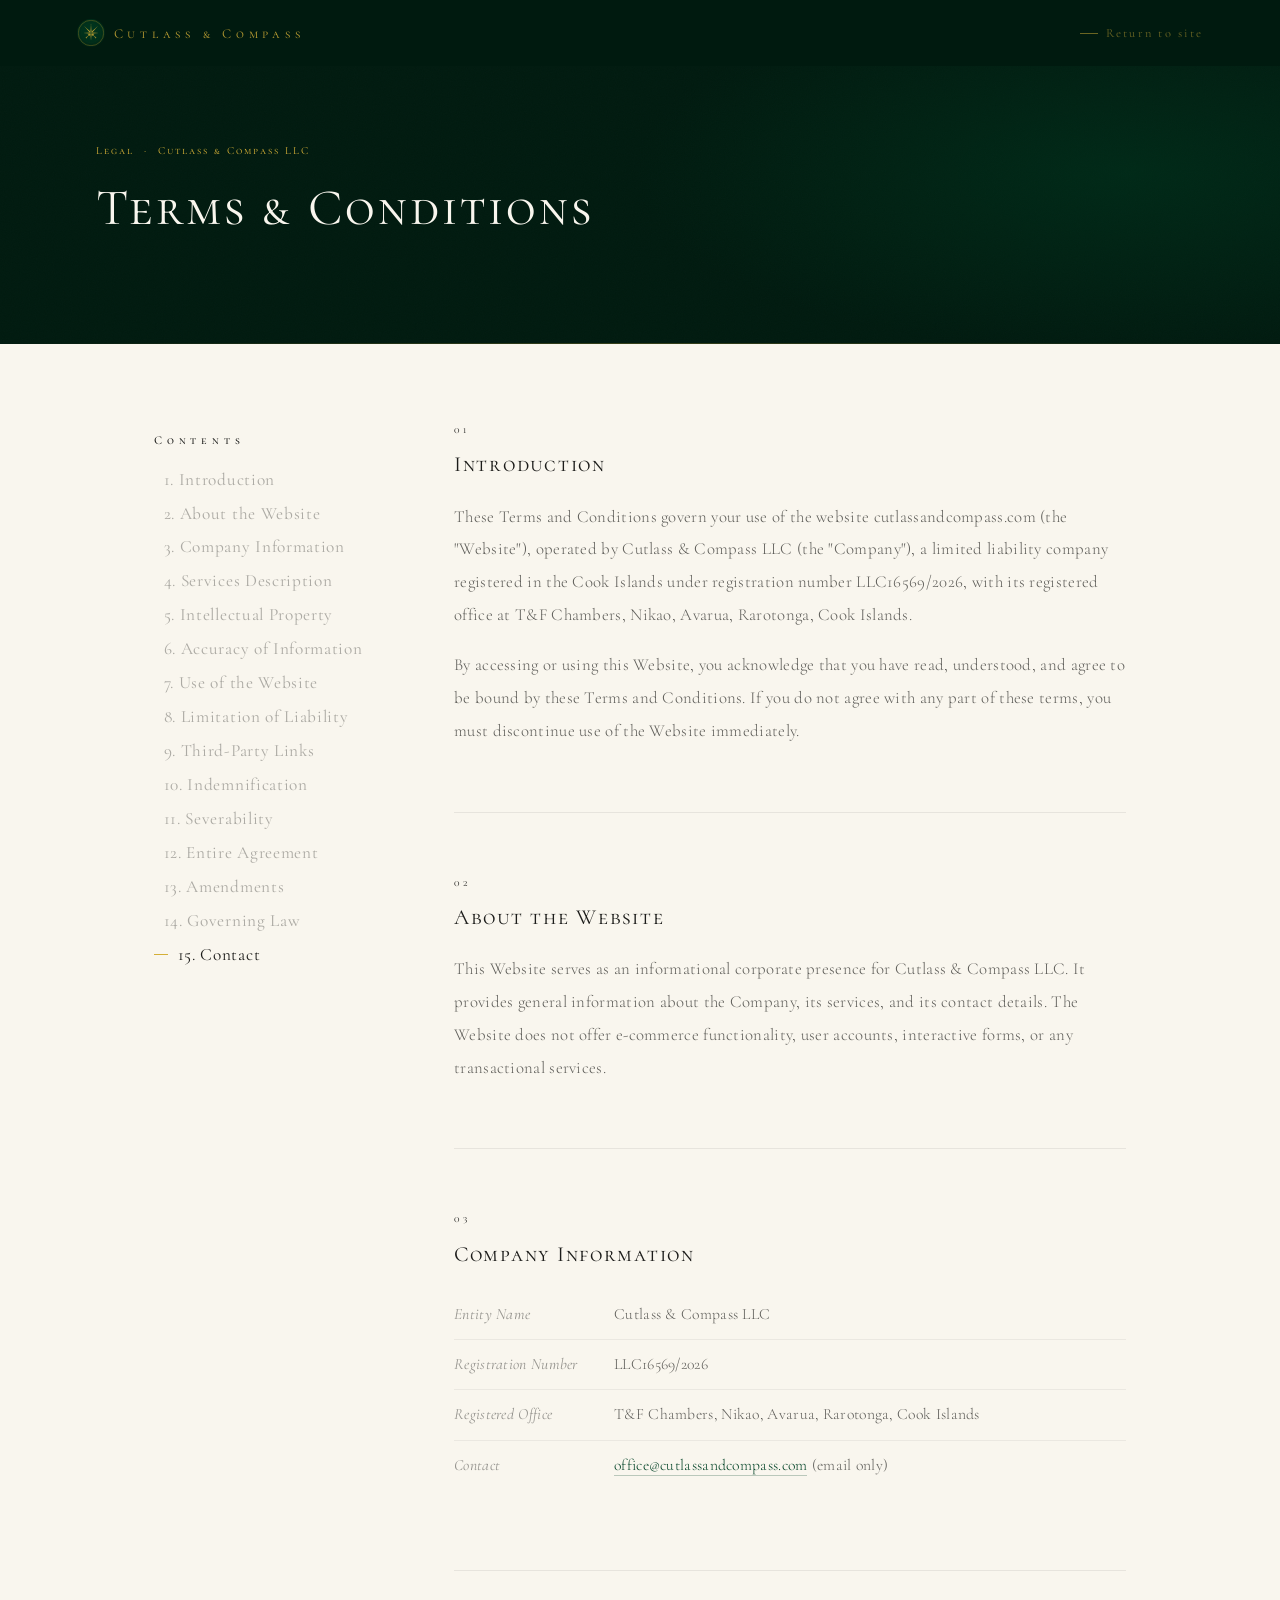
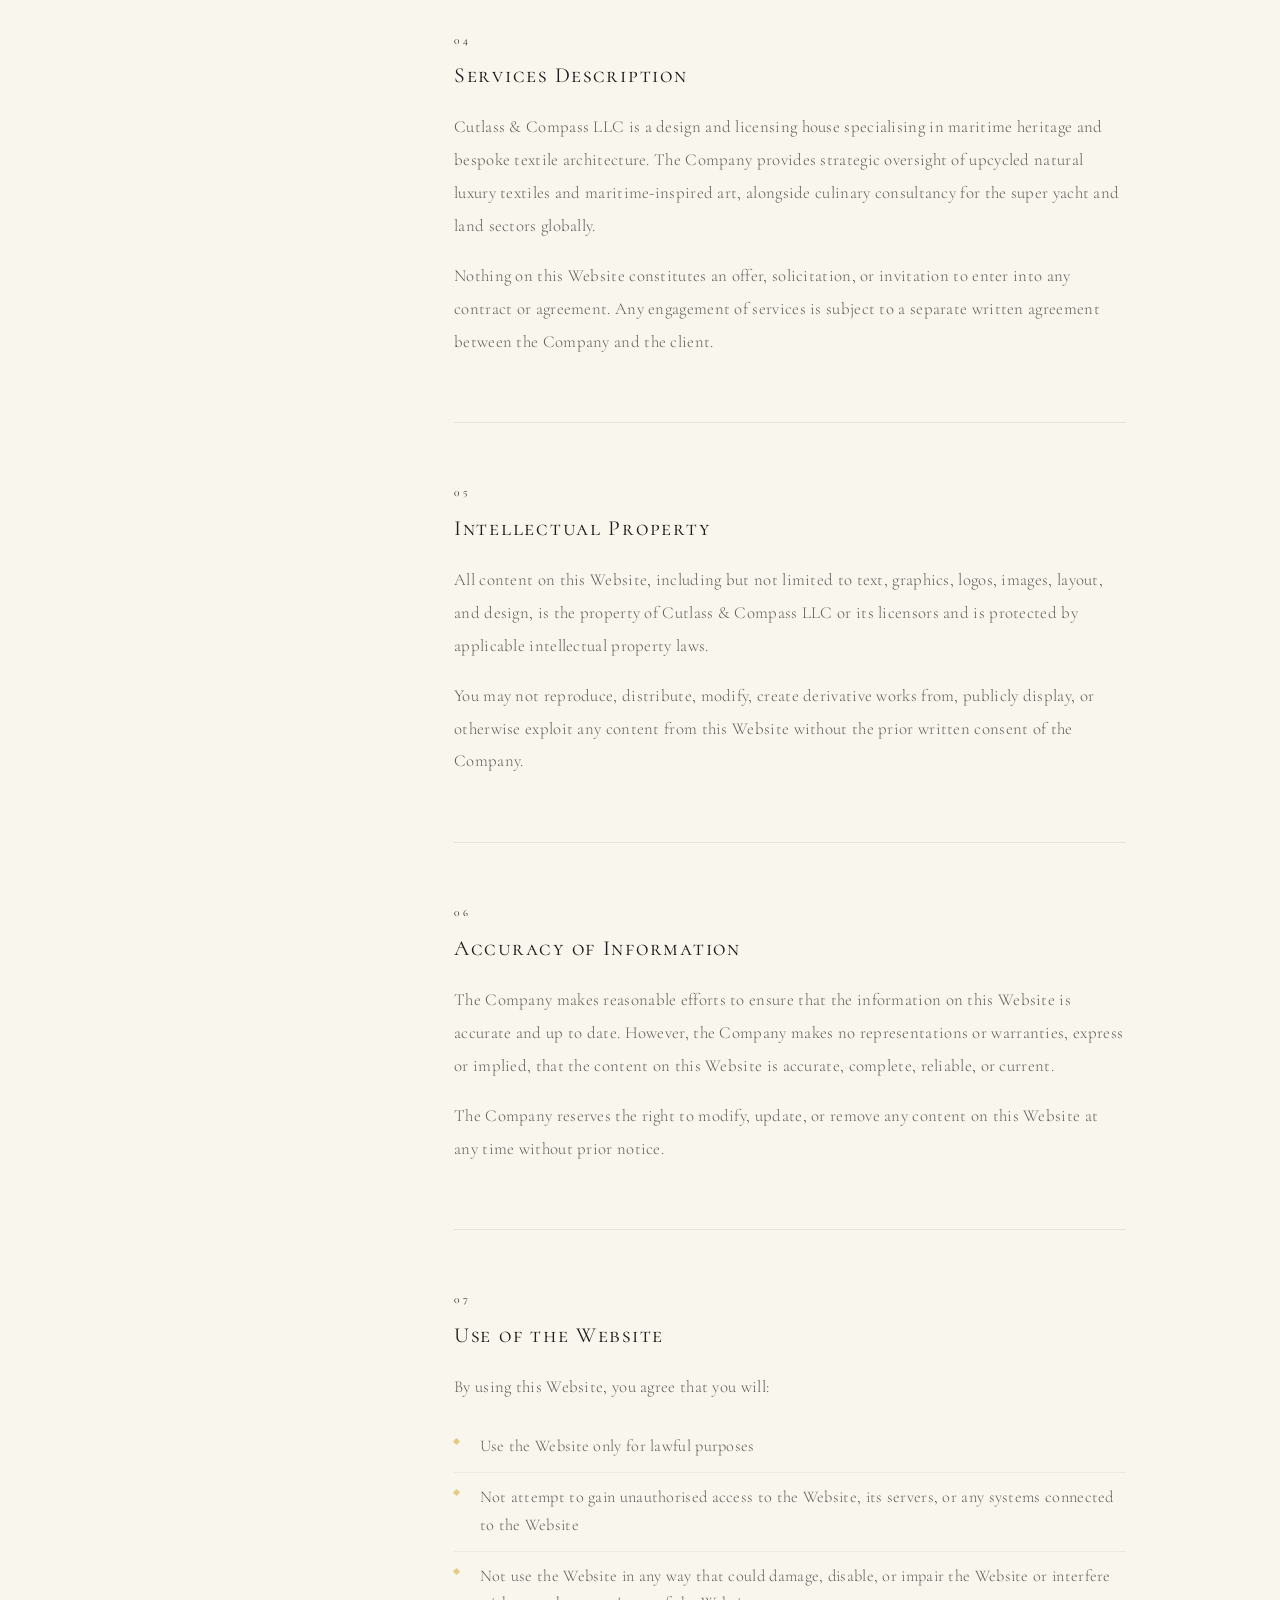
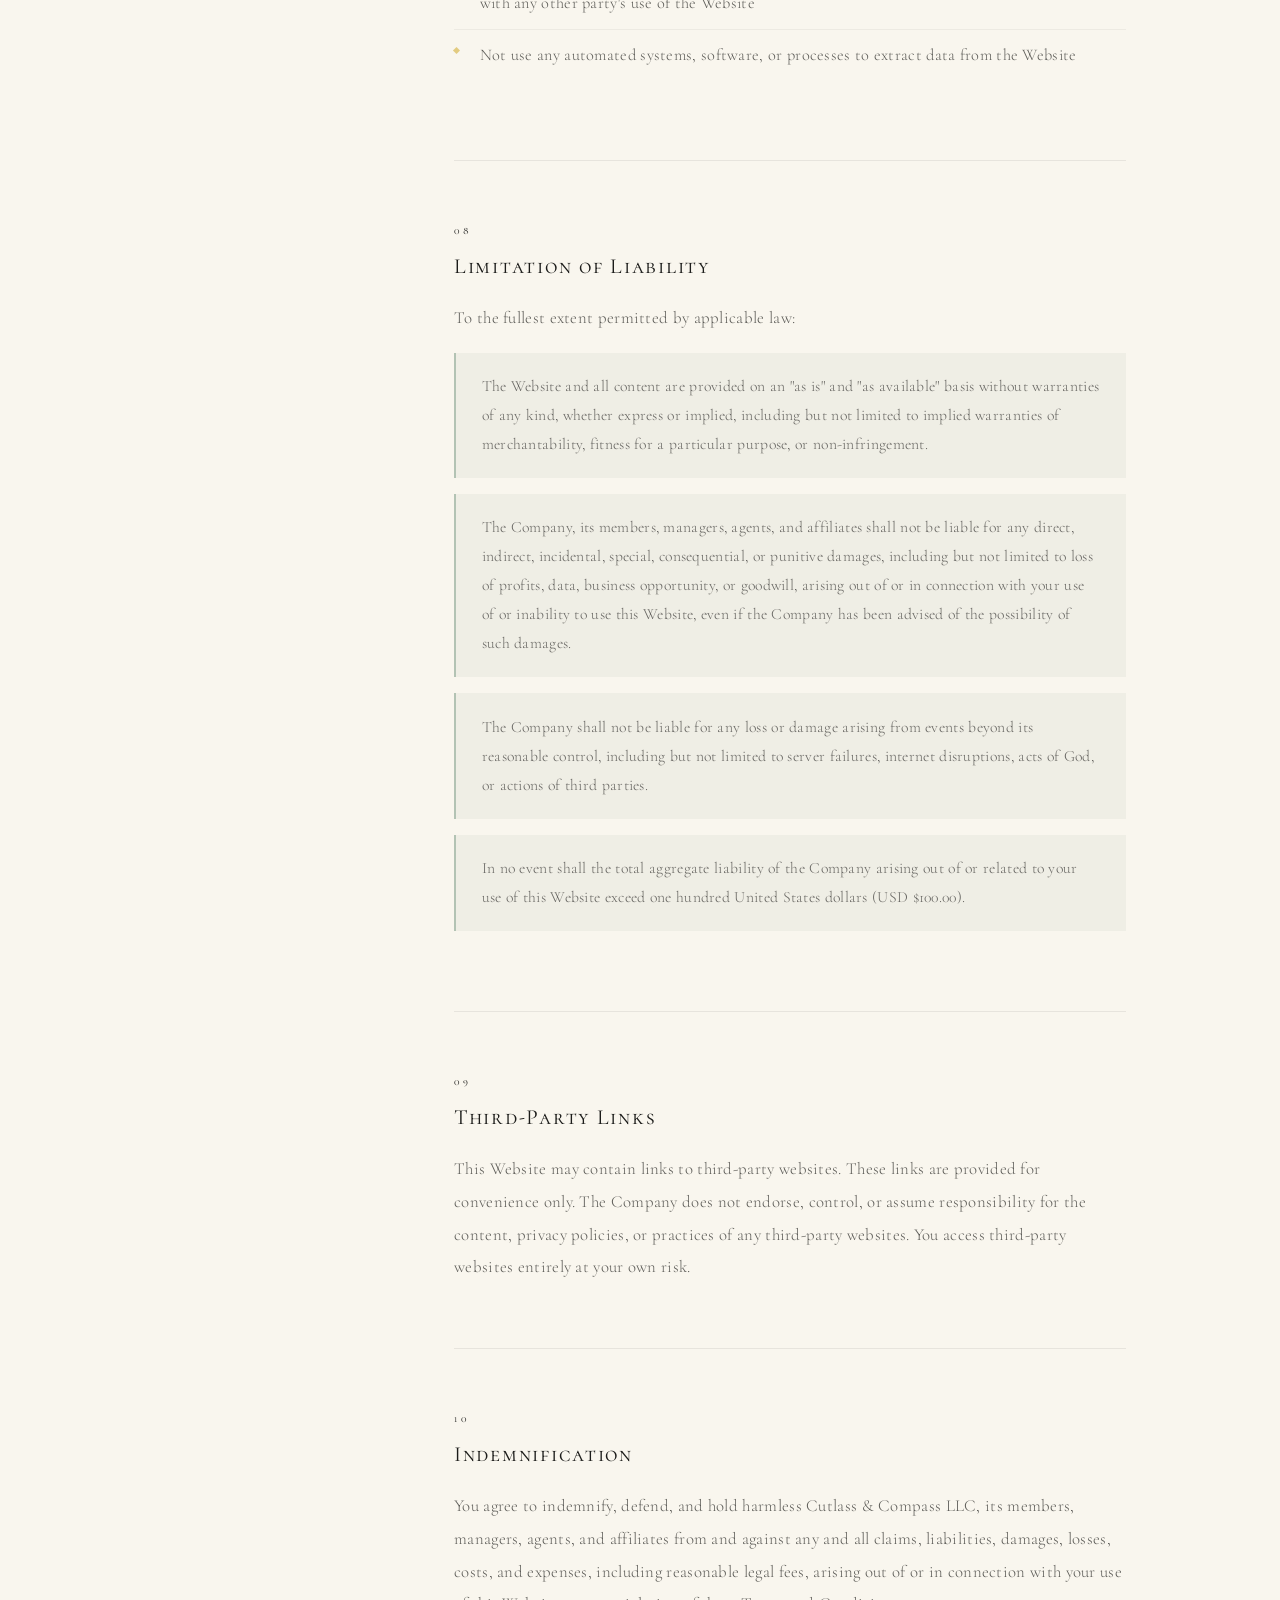
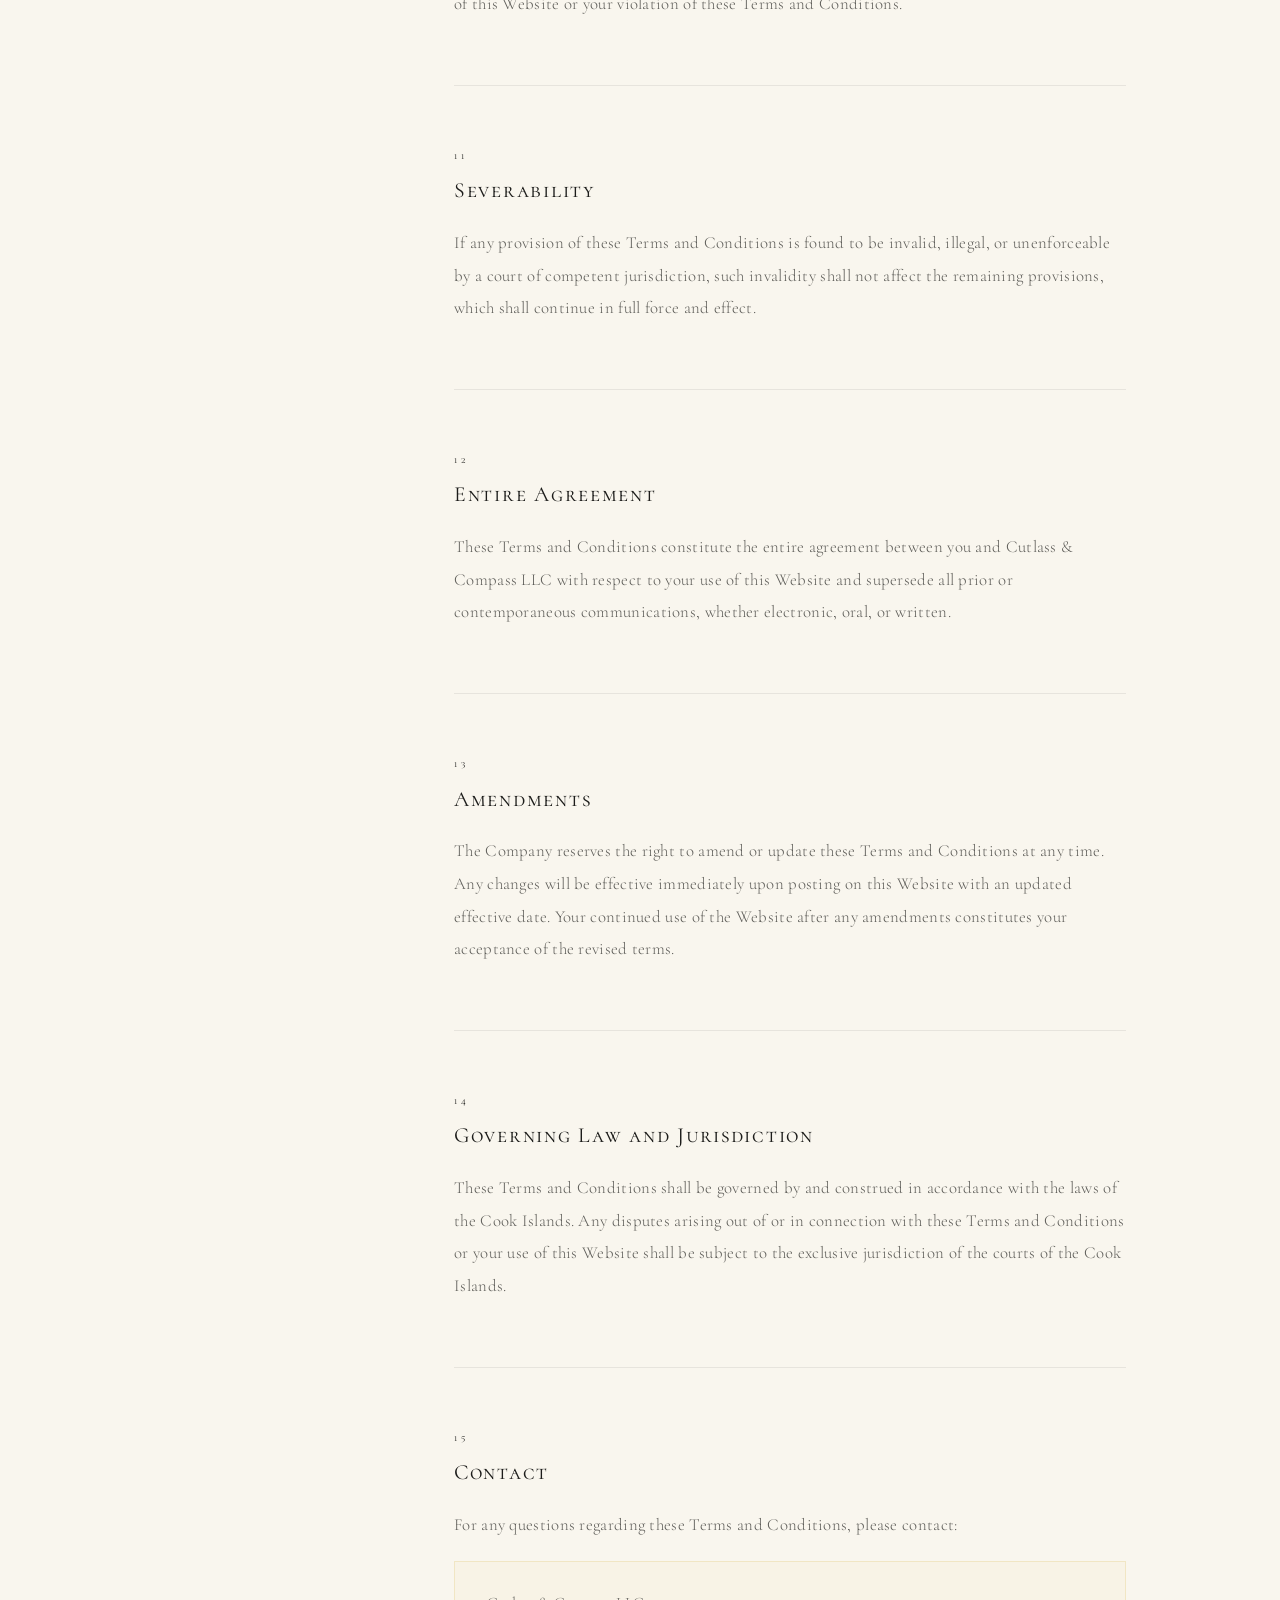
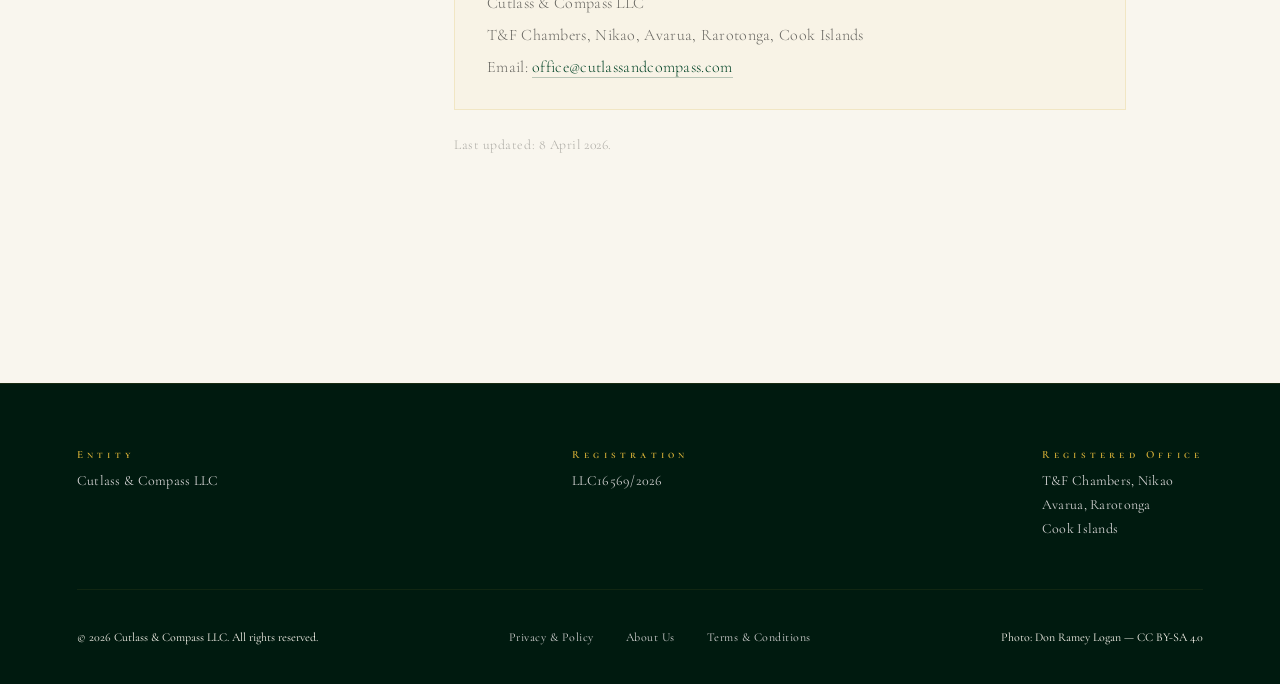
<file: terms-and-conditions.html>
<!DOCTYPE html>
<html lang="en">
<head>
  <meta charset="UTF-8" />
  <meta name="viewport" content="width=device-width, initial-scale=1.0" />
  <title>Terms &amp; Conditions — Cutlass &amp; Compass LLC</title>
  <link rel="preconnect" href="https://fonts.googleapis.com" />
  <link rel="preconnect" href="https://fonts.gstatic.com" crossorigin />
  <link href="https://fonts.googleapis.com/css2?family=Cormorant+Garamond:ital,wght@0,300;0,400;0,500;1,300;1,400&family=Cormorant+SC:wght@300;400;500&display=swap" rel="stylesheet" />

  <style>
    *, *::before, *::after { box-sizing: border-box; margin: 0; padding: 0; }
    html { scroll-behavior: smooth; }

    :root {
      --green      : #004225;
      --green-dark : #001a0f;
      --gold       : #D4AF37;
      --gold-dim   : rgba(212,175,55,.45);
      --cream      : #F9F6EE;
      --ink        : #1c1c1a;
    }

    body {
      font-family: 'Cormorant Garamond', Georgia, serif;
      background: var(--cream);
      color: var(--ink);
      overflow-x: hidden;
    }

    /* ── CUSTOM CURSOR ── */
    html.has-custom-cursor,
    html.has-custom-cursor body,
    html.has-custom-cursor a,
    html.has-custom-cursor button { cursor: none !important; }
    .cursor-dot, .cursor-ring {
      position: fixed; top: 0; left: 0;
      pointer-events: none; opacity: 0;
      transform: translate(-50%,-50%);
      transition: opacity .2s ease; z-index: 10000;
    }
    .cursor-dot { width: 8px; height: 8px; border-radius: 50%; background: rgba(212,175,55,.95); }
    .cursor-ring { width: 34px; height: 34px; border-radius: 50%; border: 1px solid rgba(212,175,55,.6); }
    .cursor-ring.is-hover { transform: translate(-50%,-50%) scale(1.45); border-color: rgba(212,175,55,.95); }
    @media (hover: none), (pointer: coarse) { .cursor-dot, .cursor-ring { display: none; } }

    /* ── NAV ── */
    .top-nav {
      position: fixed; top: 0; left: 0; right: 0; z-index: 100;
      background: var(--green-dark);
      border-bottom-width: 0px;
      border-bottom-style: none;
      border-bottom-color: rgba(0, 0, 0, 0);
      border-image: none;
      padding: 1.2rem clamp(2rem,6vw,5rem);
      display: flex; align-items: center; justify-content: space-between;
    }
    .nav-logo {
      font-family: 'Cormorant SC', serif;
      font-size: clamp(.7rem,1.5vw,.85rem);
      letter-spacing: .35em; color: var(--gold);
      text-decoration: none; opacity: .85;
      display: inline-flex; align-items: center; gap: .55rem;
      transition: opacity .3s;
    }
    .nav-logo-mark { width: 28px; height: 28px; border-radius: 50%; object-fit: cover; flex-shrink: 0; }
    .nav-logo:hover { opacity: 1; }
    .nav-back {
      font-family: 'Cormorant Garamond', serif;
      font-size: .78rem; letter-spacing: .18em;
      color: rgba(212,175,55,.5); text-decoration: none;
      display: flex; align-items: center; gap: .5rem;
      transition: color .3s;
    }
    .nav-back:hover { color: var(--gold); }
    .nav-back::before {
      content: ''; display: inline-block;
      width: 18px; height: 1px; background: currentColor;
      transition: width .3s;
    }
    .nav-back:hover::before { width: 26px; }

    /* ── HERO — radial shifts RIGHT to differentiate from privacy page ── */
    .page-hero {
      background: var(--green-dark);
      padding: 9rem clamp(2rem,8vw,6rem) 5rem;
      position: relative; overflow: hidden;
    }
    .page-hero::after {
      content: ''; position: absolute; bottom: 0; left: 0; right: 0; height: 1px;
      background: linear-gradient(90deg, transparent, rgba(212,175,55,.25), transparent);
    }
    .hero-grain {
      position: absolute; inset: 0; pointer-events: none;
      background-image: url("data:image/svg+xml,%3Csvg xmlns='http://www.w3.org/2000/svg' width='260' height='260'%3E%3Cfilter id='n'%3E%3CfeTurbulence type='fractalNoise' baseFrequency='.88' numOctaves='4' stitchTiles='stitch'/%3E%3C/filter%3E%3Crect width='260' height='260' filter='url(%23n)' opacity='.05'/%3E%3C/svg%3E");
      opacity: .4;
    }
    /* Radial on RIGHT side — subtle difference from privacy page */
    .hero-radial {
      position: absolute; inset: 0;
      background: radial-gradient(ellipse 55% 75% at 88% 50%, rgba(0,66,37,.38) 0%, transparent 70%);
    }
    .page-hero-inner { position: relative; z-index: 1; max-width: 760px; }

    .hero-eyebrow {
      font-family: 'Cormorant SC', serif;
      font-size: clamp(.55rem,1.1vw,.68rem);
      letter-spacing: 2px; color: var(--gold); opacity: 1;
      margin-bottom: 1.4rem;
    }
    .hero-title {
      font-family: 'Cormorant SC', serif; font-weight: 400;
      font-size: clamp(2rem,5vw,3.2rem);
      letter-spacing: .06em; color: var(--cream);
      line-height: 1.15; margin-bottom: 1.6rem;
    }
    /* ── LAYOUT ── */
    .page-body {
      max-width: 1100px; margin: 0 auto;
      padding: 5rem clamp(2rem,6vw,4rem) 6rem;
      display: grid; grid-template-columns: 220px 1fr;
      gap: 0 5rem; align-items: start;
    }

    /* ── TOC ── */
    .toc { position: sticky; top: 7.2rem; padding-top: .6rem; }
    .toc-label {
      font-family: 'Cormorant SC', serif;
      font-size: 12px; letter-spacing: .4em;
      color: var(--ink); font-weight: 500;
      margin-bottom: 1.2rem;
    }
    .toc-list { list-style: none; }
    .toc-list li { margin-bottom: .5rem; }
    .toc-list a {
      font-size: 1.08rem; letter-spacing: .04em;
      color: rgba(28,28,26,.35); text-decoration: none;
      display: flex; align-items: center; gap: .6rem;
      transition: color .3s; line-height: 1.5;
    }
    .toc-list a::before {
      content: ''; display: inline-block;
      width: 0; height: 1px; background: var(--gold);
      transition: width .3s; flex-shrink: 0;
    }
    .toc-list a:hover, .toc-list a.active { color: var(--ink); }
    .toc-list a:hover::before, .toc-list a.active::before { width: 14px; }

    /* ── CONTENT ── */
    .policy-content { min-width: 0; }

    .policy-section {
      margin-bottom: 4rem; padding-bottom: 4rem;
      border-bottom: 1px solid rgba(28,28,26,.08);
      opacity: 0; transform: translateY(22px);
      transition: opacity .8s ease, transform .8s cubic-bezier(.16,1,.3,1);
    }
    .policy-section:last-child { border-bottom: none; }
    .policy-section.on { opacity: 1; transform: translateY(0); }

    .section-number {
      font-family: 'Cormorant SC', serif;
      font-size: 10px; letter-spacing: .4em;
      color: var(--ink); margin-bottom: .9rem; display: block;
    }
    .section-title {
      font-family: 'Cormorant SC', serif; font-weight: 400;
      font-size: clamp(1.1rem,2.2vw,1.35rem);
      letter-spacing: .08em; color: var(--ink);
      margin-bottom: 1.4rem; line-height: 1.3;
    }
    .section-body {
      font-size: clamp(.92rem,1.7vw,1.05rem);
      font-weight: 300; line-height: 1.95;
      letter-spacing: .018em; color: rgba(28,28,26,.7);
    }
    .section-body p { margin-bottom: 1.1rem; }
    .section-body p:last-child { margin-bottom: 0; }

    /* ── USE LIST — unique to T&C ── */
    .use-list { list-style: none; margin: 1rem 0; }
    .use-list li {
      padding: .7rem 0 .7rem 1.6rem;
      border-bottom: 1px solid rgba(28,28,26,.05);
      position: relative;
      font-size: clamp(.9rem,1.6vw,1.02rem);
      font-weight: 300; line-height: 1.7;
      color: rgba(28,28,26,.7);
    }
    .use-list li:last-child { border-bottom: none; }
    .use-list li::before {
      content: '';
      position: absolute; left: 0; top: 1.1rem;
      width: 5px; height: 5px;
      background: var(--gold); opacity: .6;
      transform: rotate(45deg);
    }

    /* ── LIABILITY BLOCK — dark green treatment for legal clauses ── */
    .legal-block {
      background: rgba(0,66,37,.04);
      border-left: 2px solid rgba(0,66,37,.25);
      padding: 1.2rem 1.6rem;
      margin: 1rem 0;
      font-size: clamp(.88rem,1.55vw,.98rem);
      line-height: 1.85; color: rgba(28,28,26,.65);
    }
    .legal-block + .legal-block { margin-top: .6rem; }

    /* ── CONTACT BLOCK ── */
    .contact-block {
      margin-top: 1.2rem; padding: 1.6rem 2rem;
      border: 1px solid rgba(212,175,55,.2);
      background: rgba(212,175,55,.04);
    }
    .contact-block p {
      font-size: clamp(.88rem,1.6vw,1rem);
      font-weight: 300; line-height: 2;
      color: rgba(28,28,26,.65); margin: 0;
    }
    .contact-block a, .inline-link {
      color: var(--green); text-decoration: none;
      border-bottom: 1px solid rgba(0,66,37,.25);
      transition: border-color .3s, color .3s;
    }
    .contact-block a:hover, .inline-link:hover { color: var(--gold); border-color: var(--gold); }

    /* ── COMPANY INFO TABLE — unique to T&C ── */
    .info-table { width: 100%; border-collapse: collapse; margin: 1rem 0; }
    .info-table tr { border-bottom: 1px solid rgba(28,28,26,.06); }
    .info-table tr:last-child { border-bottom: none; }
    .info-table td {
      padding: .75rem 0;
      font-size: clamp(.88rem,1.55vw,.98rem);
      font-weight: 300; line-height: 1.6;
      color: rgba(28,28,26,.7);
      vertical-align: top;
    }
    .info-table td:first-child {
      font-style: italic; font-weight: 400;
      color: rgba(28,28,26,.45);
      width: 160px; padding-right: 1.5rem; flex-shrink: 0;
    }

    /* ── FOOTER ── */
    footer {
      background: var(--green-dark);
      border-top: 1px solid rgba(212,175,55,.12);
      padding: 4rem clamp(2rem,6vw,5rem) 2.5rem;
    }
    .footer-grid {
      display: flex;
      justify-content: space-between;
      align-items: flex-start;
      gap: 3rem;
      max-width: 1200px;
      margin: 0 auto 3rem;
    }
    .f-label {
      display: block; font-family: 'Cormorant SC', serif;
      font-weight: 600; font-size: .69rem; letter-spacing: .38em;
      color: var(--gold); margin-bottom: .5rem;
    }
    .f-value {
      font-size: clamp(.72rem,1.35vw,.875rem);
      line-height: 1.72; color: rgba(211,211,211,1); letter-spacing: .02em;
    }
    .footer-bottom {
      max-width: 1200px;
      margin: 0 auto;
      padding-top: 2.5rem;
      border-top: 1px solid rgba(212,175,55,.08);
      display: flex;
      justify-content: space-between;
      align-items: center;
      flex-wrap: wrap;
      gap: 1.5rem;
    }
    .footer-bottom span { font-size: .75rem; color: rgba(249,246,238,1); }
    .footer-links { display: flex; align-items: center; gap: 2rem; color: rgba(211,211,211,1); }
    .footer-links a {
      font-size: .75rem; letter-spacing: .5px;
      color: rgba(211,211,211,1); text-decoration: none;
      transition: color .25s;
    }
    .footer-links a:hover { color: var(--gold); }

    /* ── RESPONSIVE ── */
    @media (max-width: 720px) {
      .page-body { grid-template-columns: 1fr; gap: 0; }
      .toc { display: none; }
      .footer-grid { flex-direction: column; gap: 2rem; }
      .footer-bottom { flex-direction: column; align-items: flex-start; gap: .6rem; }
      .footer-links { flex-wrap: wrap; gap: .6rem .9rem; }
      .info-table td:first-child { width: 120px; }
    }
  </style>
</head>
<body>

  <div class="cursor-dot" id="js-cursor-dot" aria-hidden="true"></div>
  <div class="cursor-ring" id="js-cursor-ring" aria-hidden="true"></div>

  <!-- NAV -->
  <nav class="top-nav">
    <a class="nav-logo" href="index.html">
      <img class="nav-logo-mark" src="logo.svg" alt="" aria-hidden="true">
      <span>Cutlass &amp; Compass</span>
    </a>
    <a class="nav-back" href="index.html">Return to site</a>
  </nav>

  <!-- HERO -->
  <div class="page-hero">
    <div class="hero-grain"></div>
    <div class="hero-radial"></div>
    <div class="page-hero-inner">
      <p class="hero-eyebrow">Legal &nbsp;&middot;&nbsp; Cutlass &amp; Compass LLC</p>
      <h1 class="hero-title">Terms &amp; Conditions</h1>
    </div>
  </div>

  <!-- BODY -->
  <div class="page-body">

    <!-- TOC -->
    <aside class="toc">
      <p class="toc-label">Contents</p>
      <ul class="toc-list">
        <li><a href="#s1">1. Introduction</a></li>
        <li><a href="#s2">2. About the Website</a></li>
        <li><a href="#s3">3. Company Information</a></li>
        <li><a href="#s4">4. Services Description</a></li>
        <li><a href="#s5">5. Intellectual Property</a></li>
        <li><a href="#s6">6. Accuracy of Information</a></li>
        <li><a href="#s7">7. Use of the Website</a></li>
        <li><a href="#s8">8. Limitation of Liability</a></li>
        <li><a href="#s9">9. Third-Party Links</a></li>
        <li><a href="#s10">10. Indemnification</a></li>
        <li><a href="#s11">11. Severability</a></li>
        <li><a href="#s12">12. Entire Agreement</a></li>
        <li><a href="#s13">13. Amendments</a></li>
        <li><a href="#s14">14. Governing Law</a></li>
        <li><a href="#s15">15. Contact</a></li>
      </ul>
    </aside>

    <!-- CONTENT -->
    <main class="policy-content">

      <div class="policy-section" id="s1">
        <span class="section-number">01</span>
        <h2 class="section-title">Introduction</h2>
        <div class="section-body">
          <p>These Terms and Conditions govern your use of the website cutlassandcompass.com (the "Website"), operated by Cutlass &amp; Compass LLC (the "Company"), a limited liability company registered in the Cook Islands under registration number LLC16569/2026, with its registered office at T&amp;F Chambers, Nikao, Avarua, Rarotonga, Cook Islands.</p>
          <p>By accessing or using this Website, you acknowledge that you have read, understood, and agree to be bound by these Terms and Conditions. If you do not agree with any part of these terms, you must discontinue use of the Website immediately.</p>
        </div>
      </div>

      <div class="policy-section" id="s2">
        <span class="section-number">02</span>
        <h2 class="section-title">About the Website</h2>
        <div class="section-body">
          <p>This Website serves as an informational corporate presence for Cutlass &amp; Compass LLC. It provides general information about the Company, its services, and its contact details. The Website does not offer e-commerce functionality, user accounts, interactive forms, or any transactional services.</p>
        </div>
      </div>

      <div class="policy-section" id="s3">
        <span class="section-number">03</span>
        <h2 class="section-title">Company Information</h2>
        <div class="section-body">
          <table class="info-table">
            <tr><td>Entity Name</td><td>Cutlass &amp; Compass LLC</td></tr>
            <tr><td>Registration Number</td><td>LLC16569/2026</td></tr>
            <tr><td>Registered Office</td><td>T&amp;F Chambers, Nikao, Avarua, Rarotonga, Cook Islands</td></tr>
            <tr><td>Contact</td><td><a class="inline-link" href="mailto:office@cutlassandcompass.com">office@cutlassandcompass.com</a> (email only)</td></tr>
          </table>
        </div>
      </div>

      <div class="policy-section" id="s4">
        <span class="section-number">04</span>
        <h2 class="section-title">Services Description</h2>
        <div class="section-body">
          <p>Cutlass &amp; Compass LLC is a design and licensing house specialising in maritime heritage and bespoke textile architecture. The Company provides strategic oversight of upcycled natural luxury textiles and maritime-inspired art, alongside culinary consultancy for the super yacht and land sectors globally.</p>
          <p>Nothing on this Website constitutes an offer, solicitation, or invitation to enter into any contract or agreement. Any engagement of services is subject to a separate written agreement between the Company and the client.</p>
        </div>
      </div>

      <div class="policy-section" id="s5">
        <span class="section-number">05</span>
        <h2 class="section-title">Intellectual Property</h2>
        <div class="section-body">
          <p>All content on this Website, including but not limited to text, graphics, logos, images, layout, and design, is the property of Cutlass &amp; Compass LLC or its licensors and is protected by applicable intellectual property laws.</p>
          <p>You may not reproduce, distribute, modify, create derivative works from, publicly display, or otherwise exploit any content from this Website without the prior written consent of the Company.</p>
        </div>
      </div>

      <div class="policy-section" id="s6">
        <span class="section-number">06</span>
        <h2 class="section-title">Accuracy of Information</h2>
        <div class="section-body">
          <p>The Company makes reasonable efforts to ensure that the information on this Website is accurate and up to date. However, the Company makes no representations or warranties, express or implied, that the content on this Website is accurate, complete, reliable, or current.</p>
          <p>The Company reserves the right to modify, update, or remove any content on this Website at any time without prior notice.</p>
        </div>
      </div>

      <div class="policy-section" id="s7">
        <span class="section-number">07</span>
        <h2 class="section-title">Use of the Website</h2>
        <div class="section-body">
          <p>By using this Website, you agree that you will:</p>
          <ul class="use-list">
            <li>Use the Website only for lawful purposes</li>
            <li>Not attempt to gain unauthorised access to the Website, its servers, or any systems connected to the Website</li>
            <li>Not use the Website in any way that could damage, disable, or impair the Website or interfere with any other party's use of the Website</li>
            <li>Not use any automated systems, software, or processes to extract data from the Website</li>
          </ul>
        </div>
      </div>

      <div class="policy-section" id="s8">
        <span class="section-number">08</span>
        <h2 class="section-title">Limitation of Liability</h2>
        <div class="section-body">
          <p>To the fullest extent permitted by applicable law:</p>
          <div class="legal-block">
            The Website and all content are provided on an "as is" and "as available" basis without warranties of any kind, whether express or implied, including but not limited to implied warranties of merchantability, fitness for a particular purpose, or non-infringement.
          </div>
          <div class="legal-block">
            The Company, its members, managers, agents, and affiliates shall not be liable for any direct, indirect, incidental, special, consequential, or punitive damages, including but not limited to loss of profits, data, business opportunity, or goodwill, arising out of or in connection with your use of or inability to use this Website, even if the Company has been advised of the possibility of such damages.
          </div>
          <div class="legal-block">
            The Company shall not be liable for any loss or damage arising from events beyond its reasonable control, including but not limited to server failures, internet disruptions, acts of God, or actions of third parties.
          </div>
          <div class="legal-block">
            In no event shall the total aggregate liability of the Company arising out of or related to your use of this Website exceed one hundred United States dollars (USD $100.00).
          </div>
        </div>
      </div>

      <div class="policy-section" id="s9">
        <span class="section-number">09</span>
        <h2 class="section-title">Third-Party Links</h2>
        <div class="section-body">
          <p>This Website may contain links to third-party websites. These links are provided for convenience only. The Company does not endorse, control, or assume responsibility for the content, privacy policies, or practices of any third-party websites. You access third-party websites entirely at your own risk.</p>
        </div>
      </div>

      <div class="policy-section" id="s10">
        <span class="section-number">10</span>
        <h2 class="section-title">Indemnification</h2>
        <div class="section-body">
          <p>You agree to indemnify, defend, and hold harmless Cutlass &amp; Compass LLC, its members, managers, agents, and affiliates from and against any and all claims, liabilities, damages, losses, costs, and expenses, including reasonable legal fees, arising out of or in connection with your use of this Website or your violation of these Terms and Conditions.</p>
        </div>
      </div>

      <div class="policy-section" id="s11">
        <span class="section-number">11</span>
        <h2 class="section-title">Severability</h2>
        <div class="section-body">
          <p>If any provision of these Terms and Conditions is found to be invalid, illegal, or unenforceable by a court of competent jurisdiction, such invalidity shall not affect the remaining provisions, which shall continue in full force and effect.</p>
        </div>
      </div>

      <div class="policy-section" id="s12">
        <span class="section-number">12</span>
        <h2 class="section-title">Entire Agreement</h2>
        <div class="section-body">
          <p>These Terms and Conditions constitute the entire agreement between you and Cutlass &amp; Compass LLC with respect to your use of this Website and supersede all prior or contemporaneous communications, whether electronic, oral, or written.</p>
        </div>
      </div>

      <div class="policy-section" id="s13">
        <span class="section-number">13</span>
        <h2 class="section-title">Amendments</h2>
        <div class="section-body">
          <p>The Company reserves the right to amend or update these Terms and Conditions at any time. Any changes will be effective immediately upon posting on this Website with an updated effective date. Your continued use of the Website after any amendments constitutes your acceptance of the revised terms.</p>
        </div>
      </div>

      <div class="policy-section" id="s14">
        <span class="section-number">14</span>
        <h2 class="section-title">Governing Law and Jurisdiction</h2>
        <div class="section-body">
          <p>These Terms and Conditions shall be governed by and construed in accordance with the laws of the Cook Islands. Any disputes arising out of or in connection with these Terms and Conditions or your use of this Website shall be subject to the exclusive jurisdiction of the courts of the Cook Islands.</p>
        </div>
      </div>

      <div class="policy-section" id="s15">
        <span class="section-number">15</span>
        <h2 class="section-title">Contact</h2>
        <div class="section-body">
          <p>For any questions regarding these Terms and Conditions, please contact:</p>
          <div class="contact-block">
            <p>
              Cutlass &amp; Compass LLC<br>
              T&amp;F Chambers, Nikao, Avarua, Rarotonga, Cook Islands<br>
              Email: <a href="mailto:office@cutlassandcompass.com">office@cutlassandcompass.com</a>
            </p>
          </div>
          <p style="margin-top:1.4rem; font-size:.85rem; color:rgba(28,28,26,.35); letter-spacing:.04em;">Last updated: 8 April 2026.</p>
        </div>
      </div>

    </main>
  </div>

  <!-- FOOTER -->
  <footer>
    <div class="footer-grid">
      <div>
        <span class="f-label">Entity</span>
        <p class="f-value">Cutlass &amp; Compass LLC</p>
      </div>
      <div>
        <span class="f-label">Registration</span>
        <p class="f-value">LLC16569/2026</p>
      </div>
      <div>
        <span class="f-label">Registered Office</span>
        <p class="f-value">T&amp;F Chambers, Nikao<br>Avarua, Rarotonga<br>Cook Islands</p>
      </div>
    </div>
    <div class="footer-bottom">
      <span>&copy; 2026 Cutlass &amp; Compass LLC. All rights reserved.</span>
      <nav class="footer-links" aria-label="Footer links">
        <a href="privacy-policy.html">Privacy &amp; Policy</a>
        <a href="about-us.html">About Us</a>
        <a href="terms-and-conditions.html">Terms &amp; Conditions</a>
      </nav>
      <span>Photo: Don Ramey Logan &mdash; CC BY-SA 4.0</span>
    </div>
  </footer>

  <script src="cursor.js"></script>
  <script>
    /* Scroll reveal */
    const secObs = new IntersectionObserver(entries => {
      entries.forEach(e => {
        if (e.isIntersecting) { e.target.classList.add('on'); secObs.unobserve(e.target); }
      });
    }, { threshold: 0.08 });
    document.querySelectorAll('.policy-section').forEach(el => secObs.observe(el));

    /* TOC active highlight */
    const sections = document.querySelectorAll('.policy-section');
    const tocLinks = document.querySelectorAll('.toc-list a');
    const tocObs = new IntersectionObserver(entries => {
      entries.forEach(e => {
        if (e.isIntersecting) {
          tocLinks.forEach(a => a.classList.remove('active'));
          const active = document.querySelector(`.toc-list a[href="#${e.target.id}"]`);
          if (active) active.classList.add('active');
        }
      });
    }, { rootMargin: '-30% 0px -60% 0px' });
    sections.forEach(s => tocObs.observe(s));
  </script>

</body>
</html>
</file>
